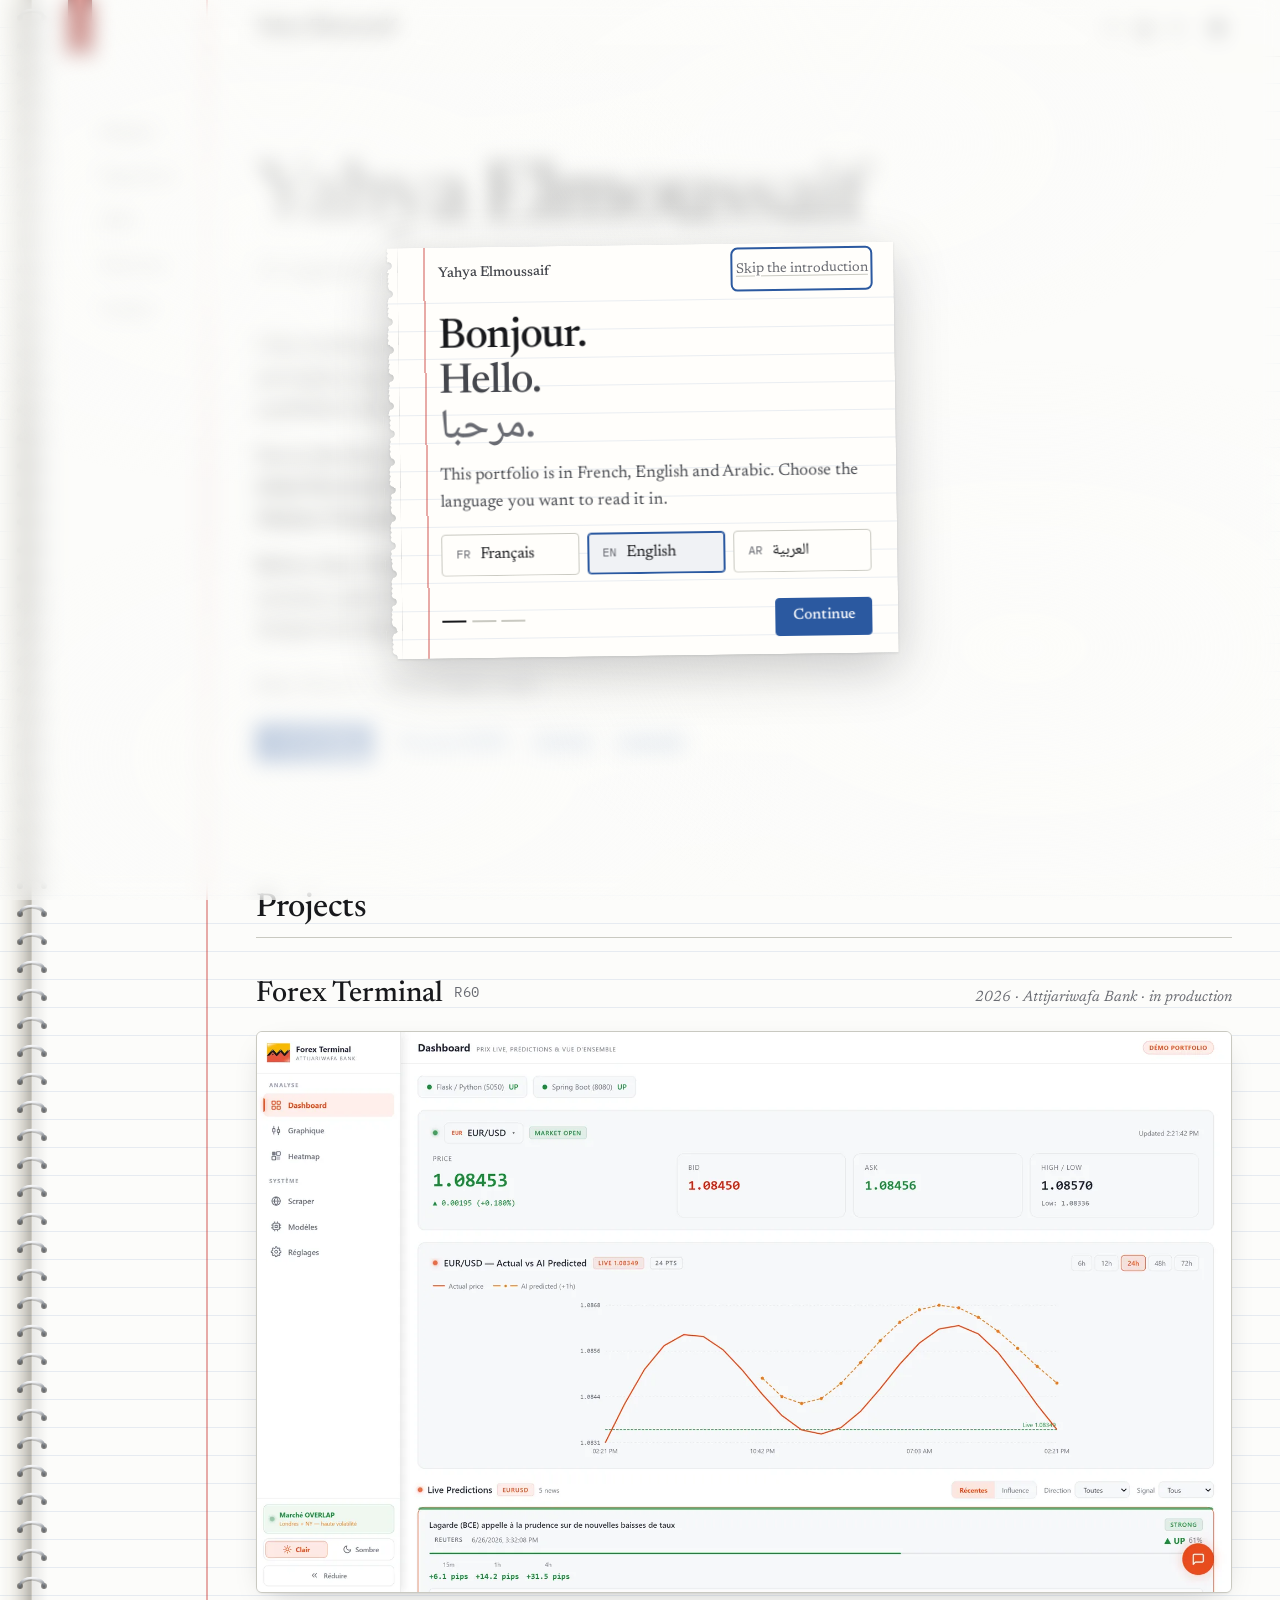
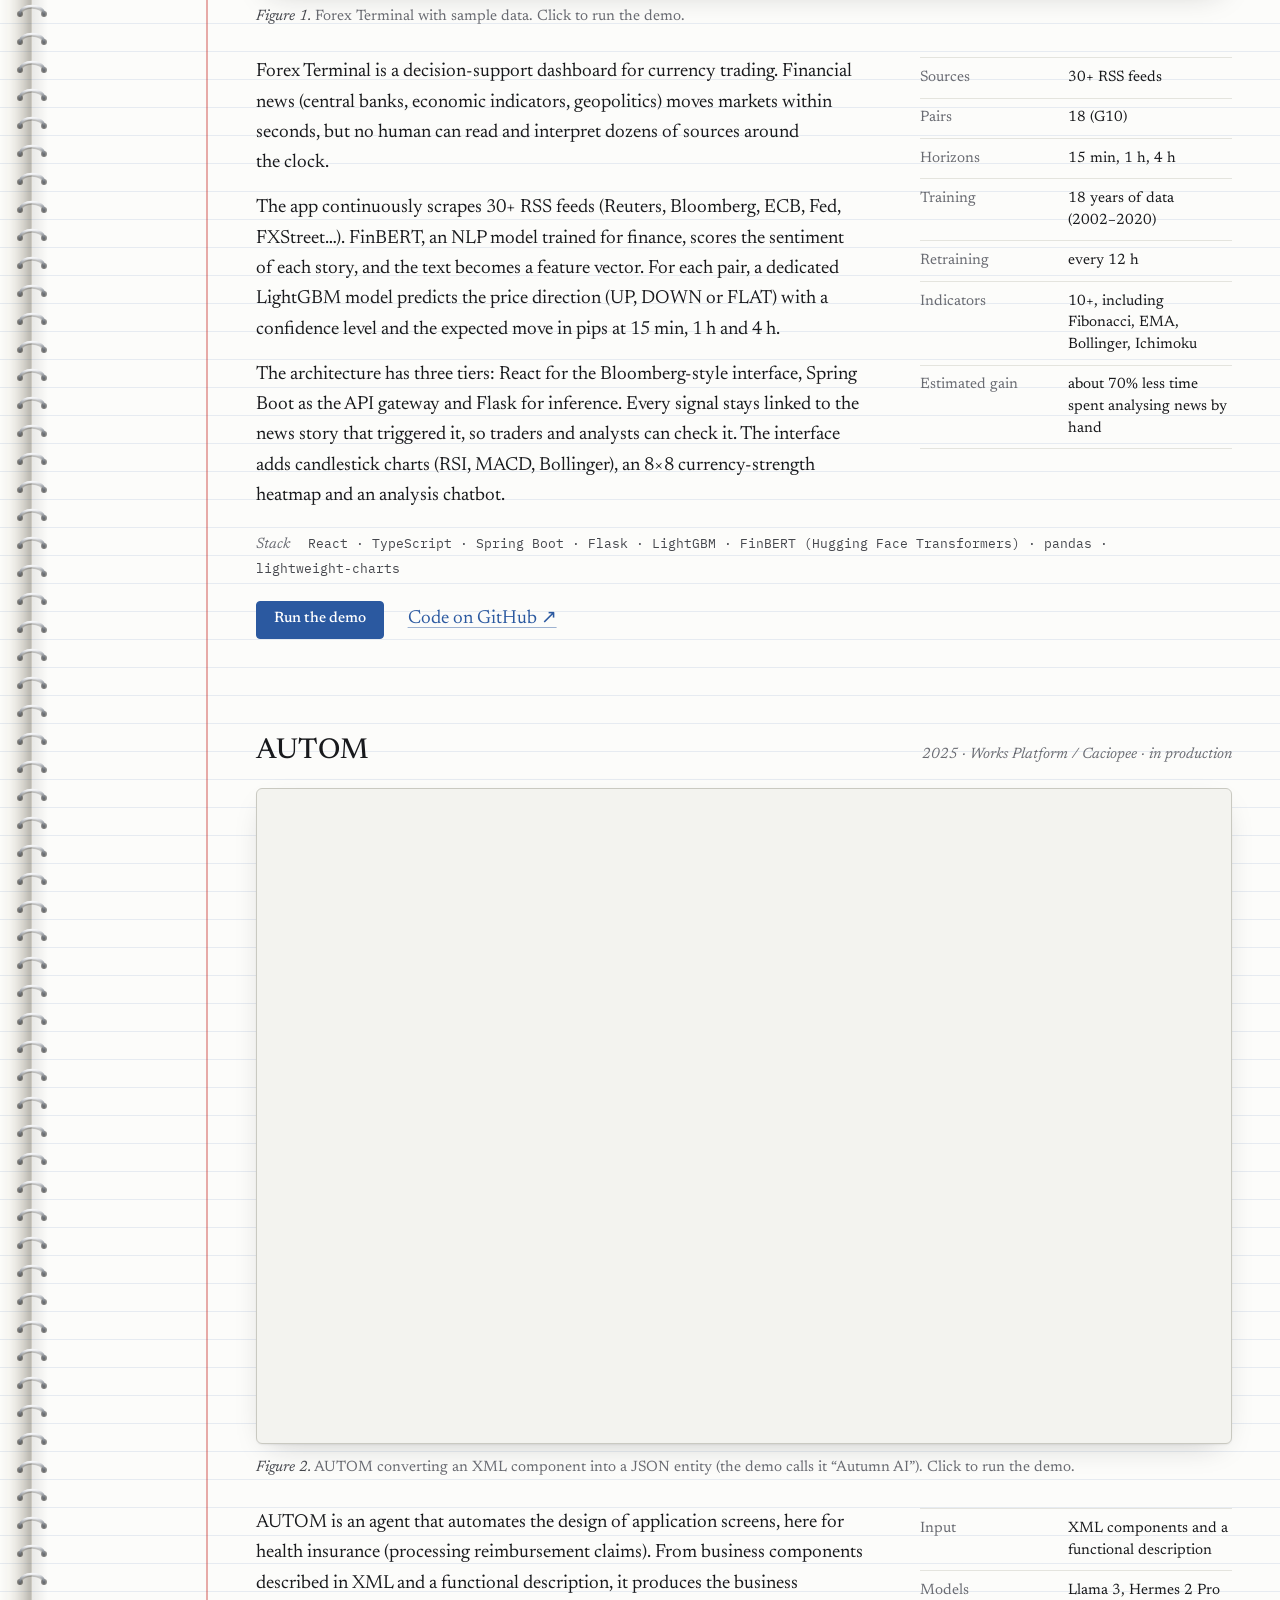
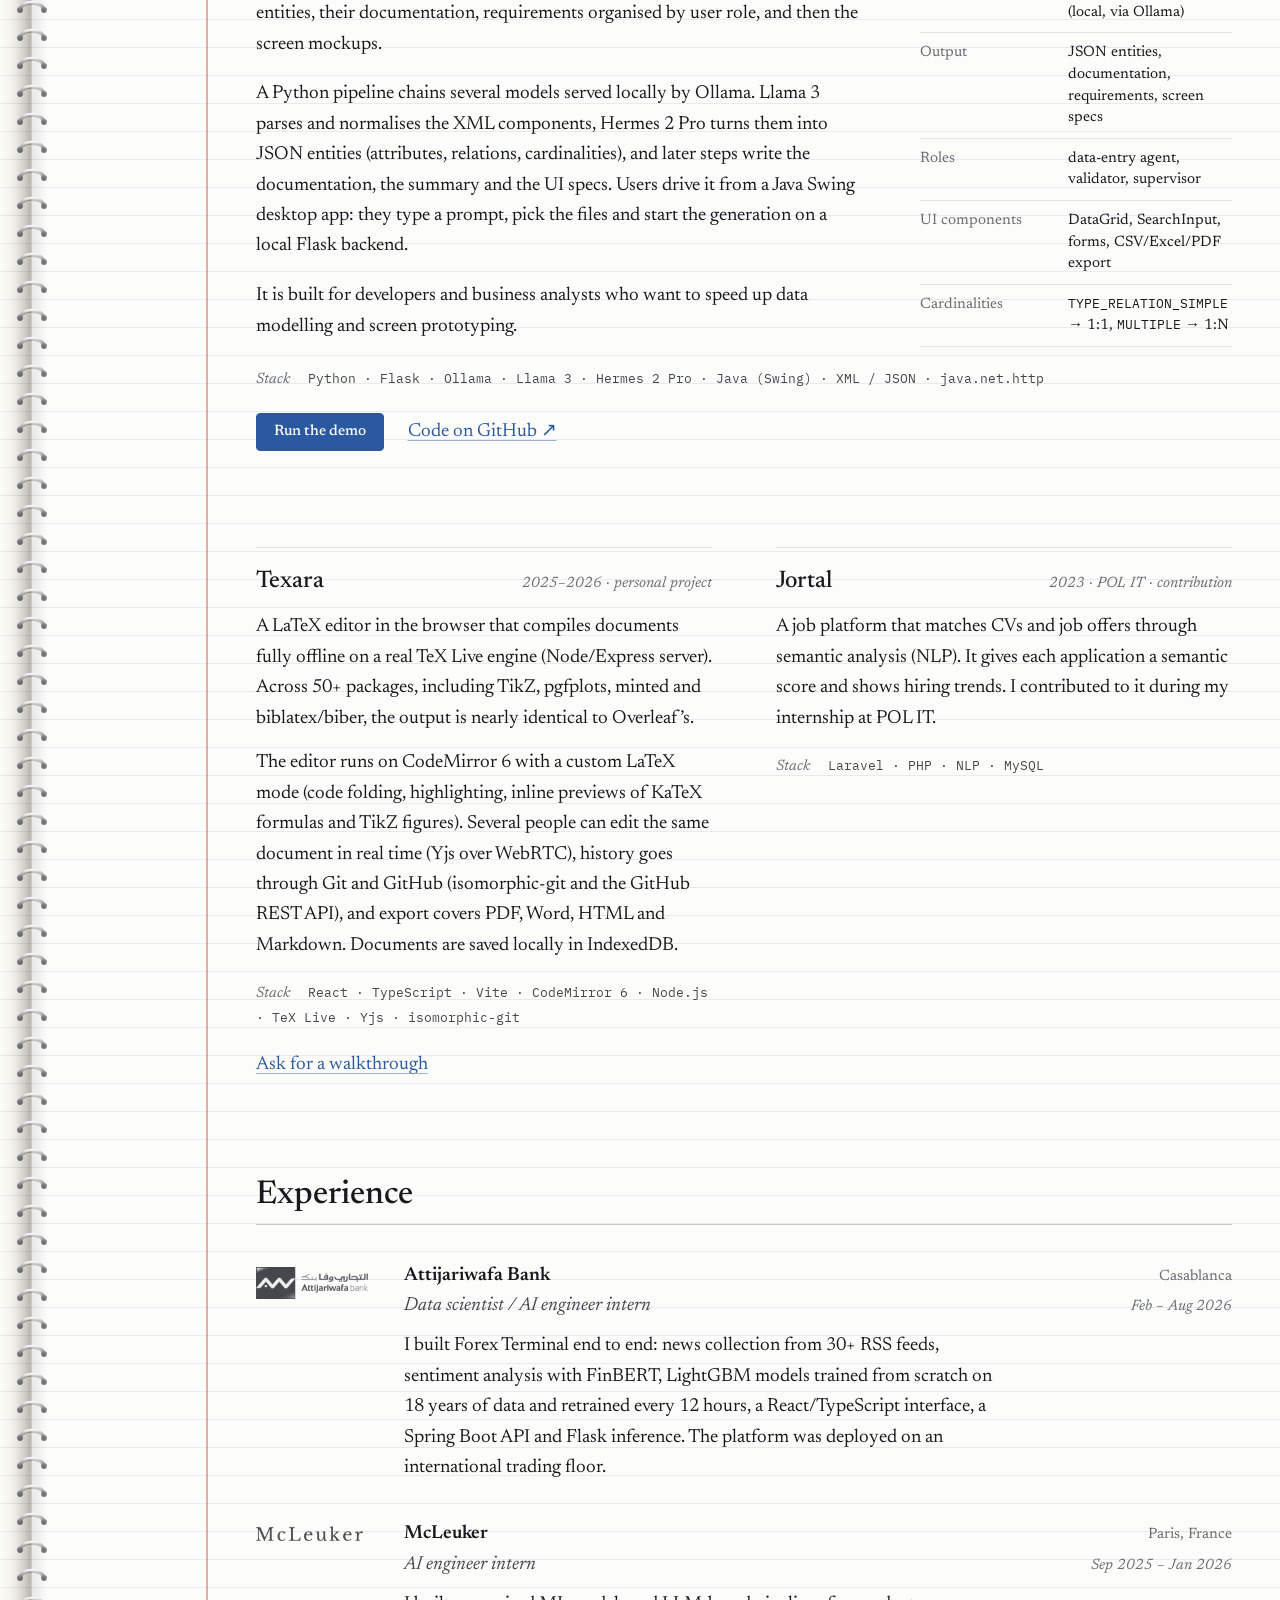
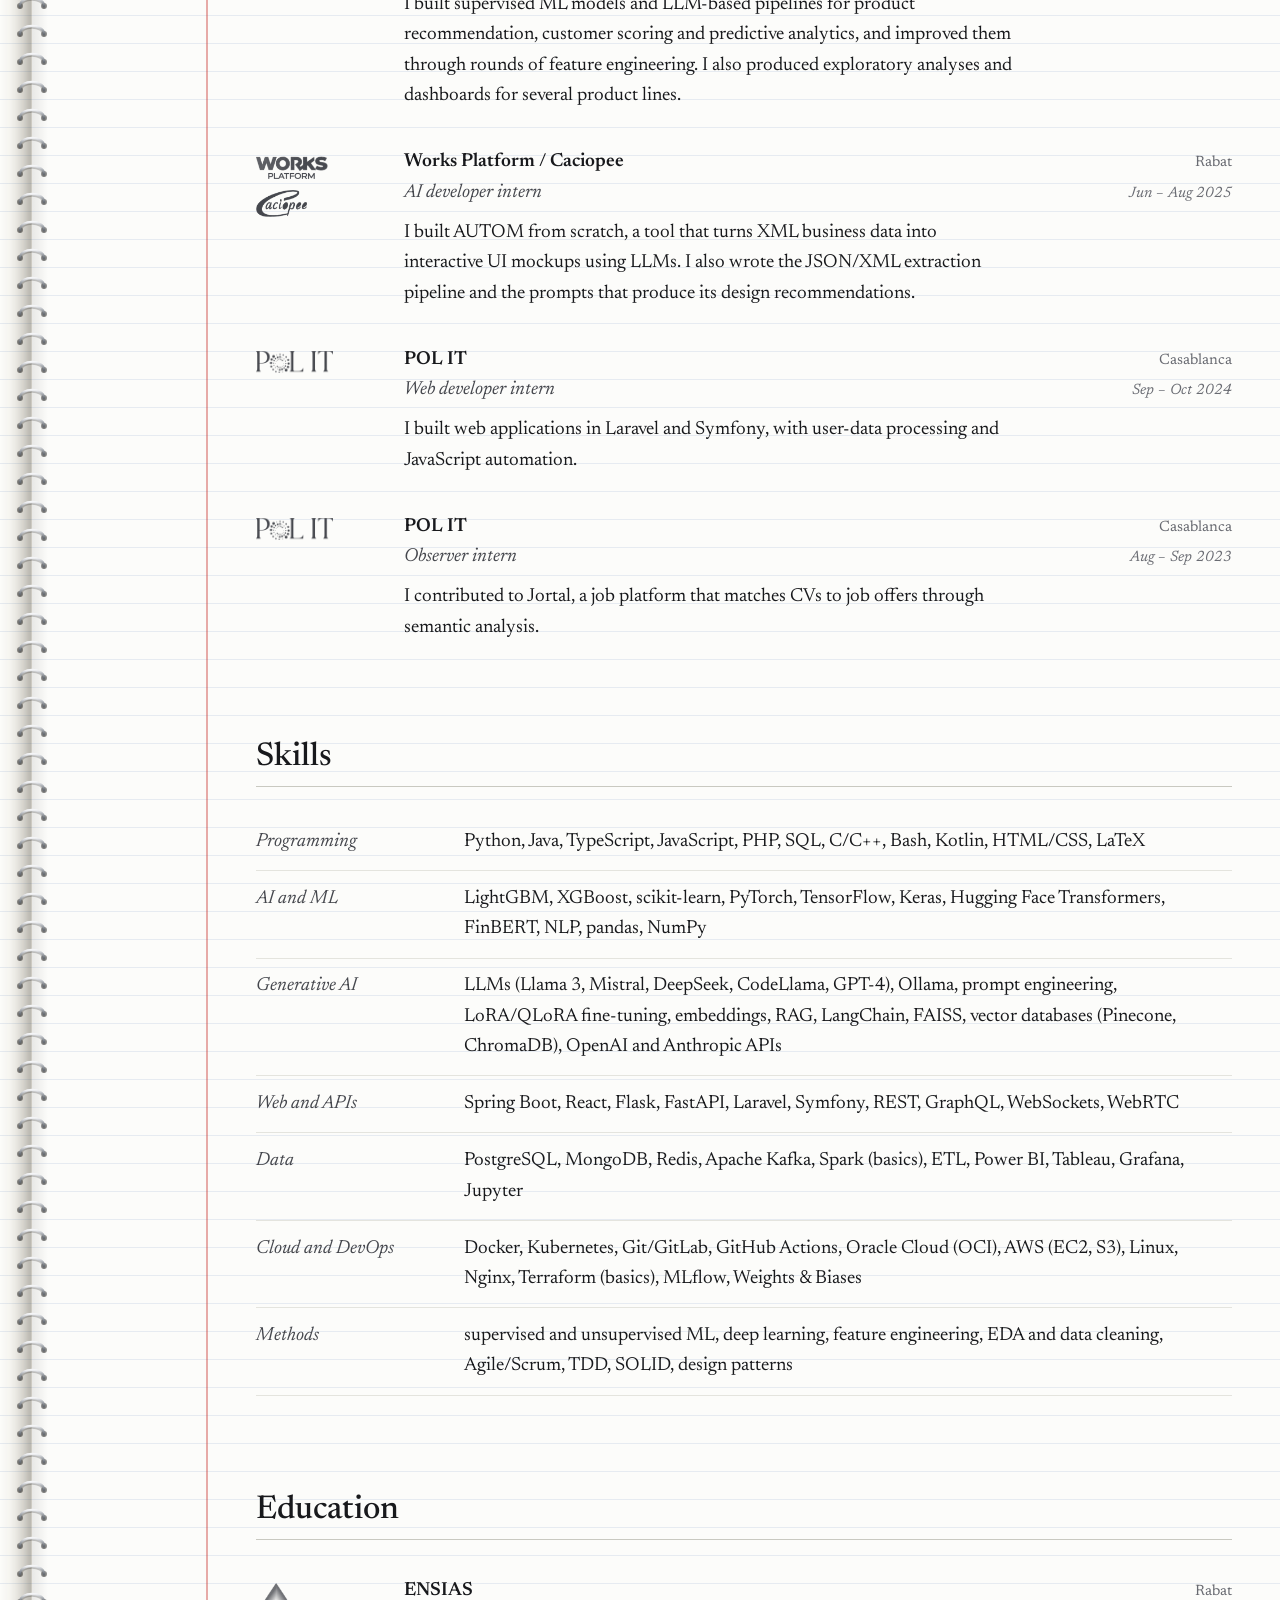
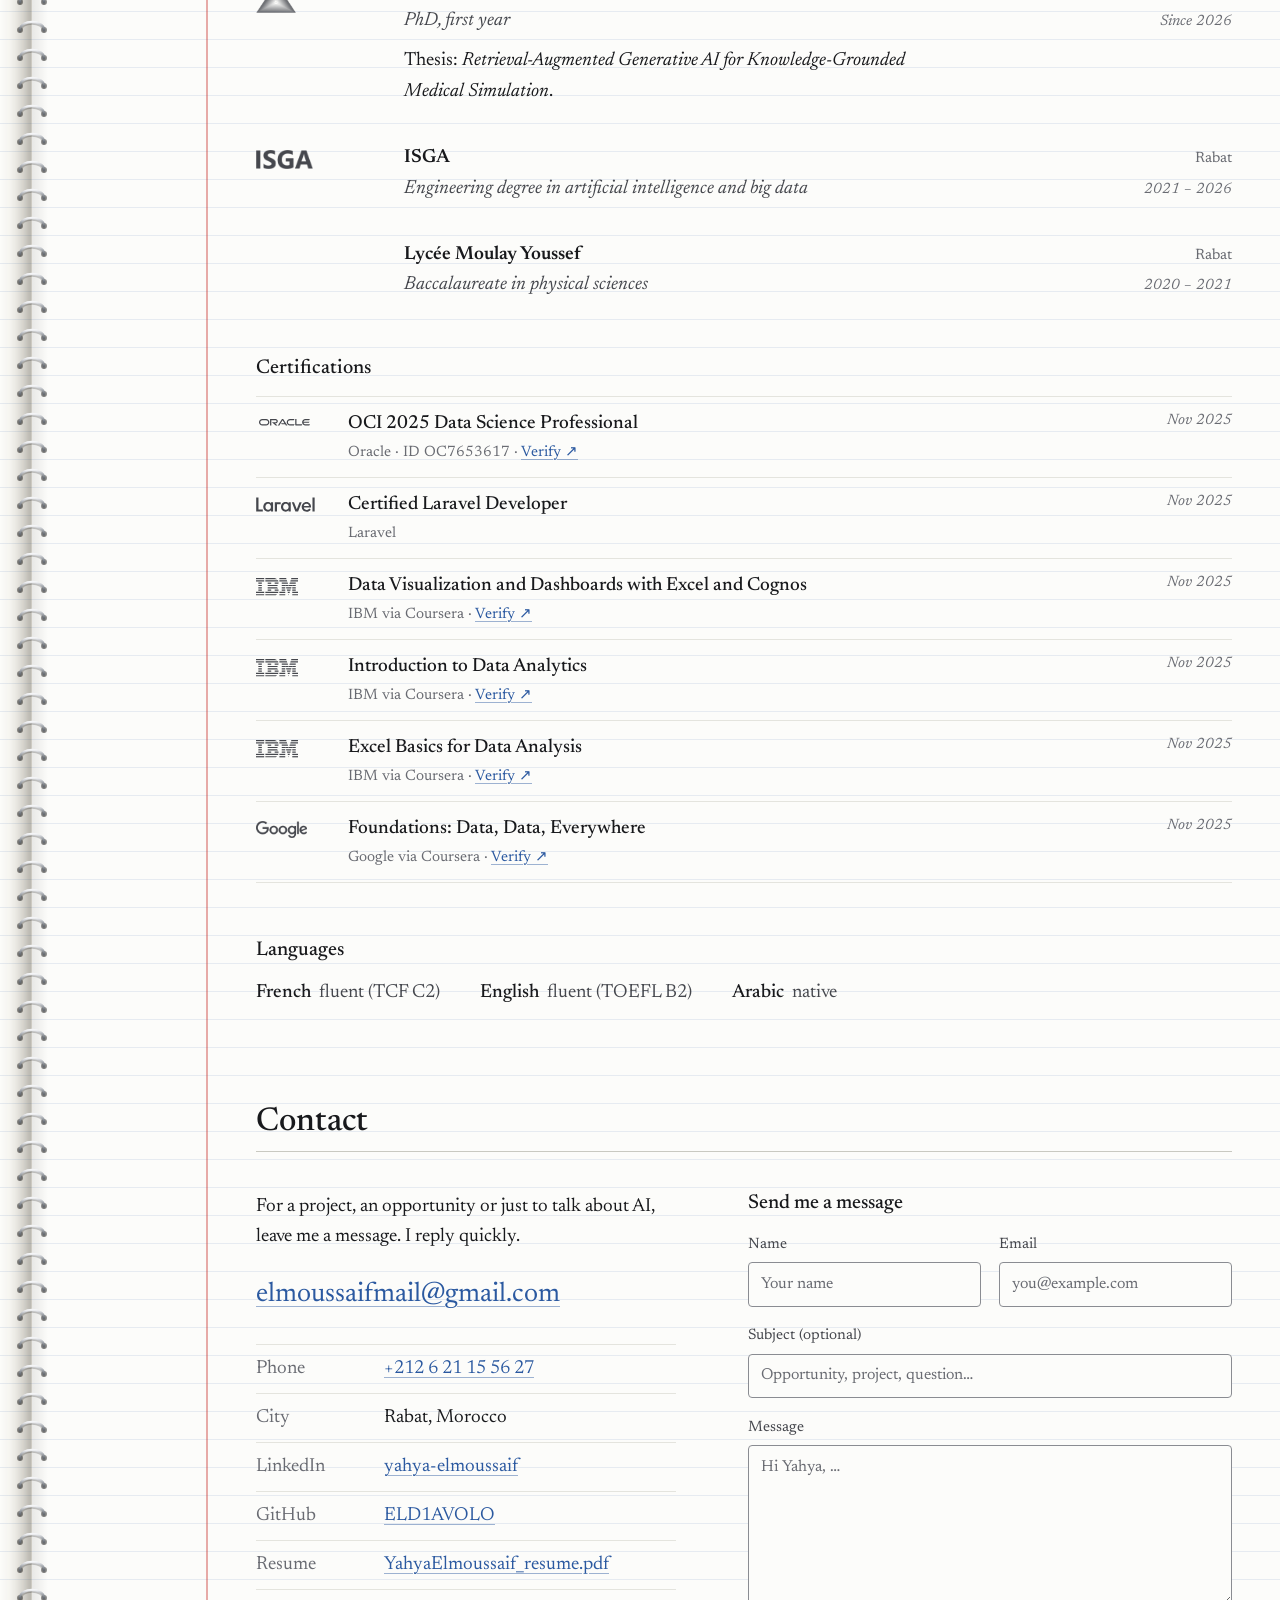
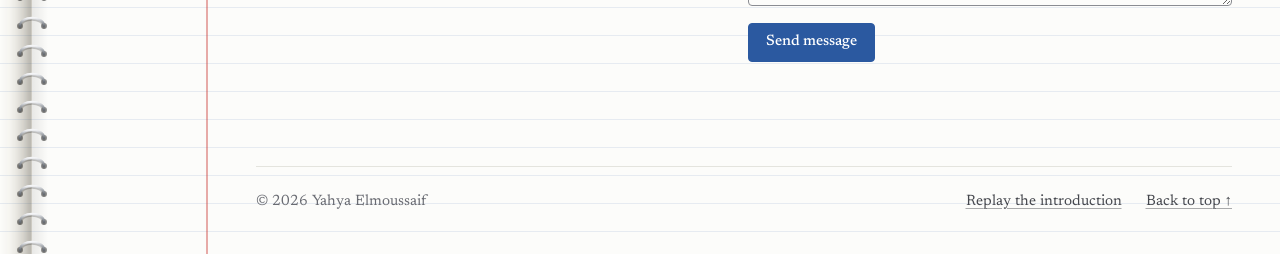
<file: index.html>
<!DOCTYPE html>
<html lang="fr" dir="ltr">
<head>
  <meta charset="utf-8" />
  <meta name="viewport" content="width=device-width, initial-scale=1" />
  <title data-i18n="meta.title">Yahya Elmoussaif · Ingénieur IA, doctorant à l’ENSIAS</title>
  <meta name="description" content="Ingénieur IA et doctorant en première année à l’ENSIAS, à Rabat. Thèse sur le RAG pour la simulation médicale ; plateforme Forex déployée chez Attijariwafa Bank." data-i18n-attr="content:meta.description" />
  <link rel="canonical" href="https://portfolio-ogqx.vercel.app/" />
  <meta name="theme-color" content="#fcfcfa" media="(prefers-color-scheme: light)" />
  <meta name="theme-color" content="#121315" media="(prefers-color-scheme: dark)" />

  <meta property="og:type" content="profile" />
  <meta property="og:url" content="https://portfolio-ogqx.vercel.app/" />
  <meta property="og:title" content="Yahya Elmoussaif · Ingénieur IA, doctorant à l’ENSIAS" />
  <meta property="og:description" content="Doctorant en première année à l’ENSIAS. Thèse : Retrieval-Augmented Generative AI for Knowledge-Grounded Medical Simulation." />
  <meta property="og:image" content="https://portfolio-ogqx.vercel.app/assets/og.png" />
  <meta property="og:image:width" content="1200" />
  <meta property="og:image:height" content="630" />
  <meta property="og:locale" content="fr_FR" />
  <meta property="og:locale:alternate" content="en_US" />
  <meta property="og:locale:alternate" content="ar_MA" />
  <meta name="twitter:card" content="summary_large_image" />

  <link rel="icon" href="assets/favicon.svg" type="image/svg+xml" />
  <link rel="apple-touch-icon" href="assets/apple-touch-icon.png" />

  <link rel="preconnect" href="https://fonts.googleapis.com" />
  <link rel="preconnect" href="https://fonts.gstatic.com" crossorigin />
  <link rel="stylesheet" href="https://fonts.googleapis.com/css2?family=IBM+Plex+Mono:wght@400;500&family=Newsreader:ital,opsz,wght@0,6..72,400..600;1,6..72,400..500&family=Noto+Naskh+Arabic:wght@400..600&display=swap" />

  <!-- Thème et langue appliqués avant l'affichage (évite un flash) -->
  <script>
    (() => {
      const root = document.documentElement;
      root.classList.add("js");
      const langs = ["fr", "en", "ar"];
      let lang = new URLSearchParams(location.search).get("lang");
      try {
        const theme = localStorage.getItem("site-theme");
        if (theme === "light" || theme === "dark") root.dataset.theme = theme;
        if (!langs.includes(lang)) lang = localStorage.getItem("lang");
      } catch (_) {}
      if (!langs.includes(lang)) lang = (navigator.language || "fr").slice(0, 2).toLowerCase();
      if (!langs.includes(lang)) lang = "fr";
      root.lang = lang;
      root.dir = lang === "ar" ? "rtl" : "ltr";
    })();
  </script>
  <link rel="stylesheet" href="css/style.css?v=35" />

  <script type="application/ld+json">
  {
    "@context": "https://schema.org",
    "@type": "Person",
    "name": "Yahya Elmoussaif",
    "jobTitle": "AI Engineer, PhD student",
    "url": "https://portfolio-ogqx.vercel.app/",
    "email": "mailto:elmoussaifmail@gmail.com",
    "address": { "@type": "PostalAddress", "addressLocality": "Rabat", "addressCountry": "MA" },
    "affiliation": { "@type": "CollegeOrUniversity", "name": "ENSIAS", "url": "https://ensias.um5.ac.ma/" },
    "alumniOf": { "@type": "CollegeOrUniversity", "name": "ISGA", "url": "https://isga.ma/" },
    "knowsLanguage": ["fr", "en", "ar"],
    "sameAs": ["https://github.com/ELD1AVOLO", "https://www.linkedin.com/in/yahya-elmoussaif-aa6b65298"]
  }
  </script>
</head>
<body>
  <a class="skip" href="#main" data-i18n="skip">Aller au contenu</a>

  <!-- Décor du cahier : bord de la page d'en face, spirale, marge rouge -->
  <div class="notebook" aria-hidden="true">
    <div class="notebook__facing"></div>
    <div class="notebook__coil"></div>
    <div class="notebook__margin"></div>
  </div>

  <!-- Marque-page : le ruban descend et remonte avec la lecture (js/main.js) -->
  <span class="ribbon" aria-hidden="true"><span class="ribbon__band"></span></span>
  <nav class="margin-nav" aria-label="Sections" data-i18n-attr="aria-label:nav.label">
    <ol>
      <li><a href="#projects" data-i18n="nav.projects">Projets</a></li>
      <li><a href="#experience" data-i18n="nav.experience">Expérience</a></li>
      <li><a href="#skills" data-i18n="nav.skills">Compétences</a></li>
      <li><a href="#education" data-i18n="nav.education">Formation</a></li>
      <li><a href="#contact" data-i18n="nav.contact">Contact</a></li>
    </ol>
  </nav>

  <header class="top">
    <div class="top__in wrap">
      <a class="top__name" href="#top">Yahya Elmoussaif</a>
      <nav class="top__nav" aria-label="Sections" data-i18n-attr="aria-label:nav.label">
        <a href="#projects" data-i18n="nav.projects">Projets</a>
        <a href="#experience" data-i18n="nav.experience">Expérience</a>
        <a href="#skills" data-i18n="nav.skills">Compétences</a>
        <a href="#education" data-i18n="nav.education">Formation</a>
        <a href="#contact" data-i18n="nav.contact">Contact</a>
      </nav>
      <div class="top__tools">
        <div class="langs" role="group" aria-label="Langue" data-i18n-attr="aria-label:lang.label">
          <button type="button" data-lang="fr" lang="fr" title="Français" aria-pressed="true">FR</button>
          <button type="button" data-lang="en" lang="en" title="English" aria-pressed="false">EN</button>
          <button type="button" data-lang="ar" lang="ar" title="العربية" aria-pressed="false">AR</button>
        </div>
        <button class="theme" id="theme" type="button" aria-pressed="false" aria-label="Thème sombre" title="Thème sombre" data-i18n-attr="aria-label:theme.label;title:theme.label">
          <svg viewBox="0 0 24 24" width="18" height="18" aria-hidden="true"><circle cx="12" cy="12" r="8.25" fill="none" stroke="currentColor" stroke-width="1.6" /><path d="M12 3.75a8.25 8.25 0 0 1 0 16.5Z" fill="currentColor" /></svg>
        </button>
      </div>
    </div>
  </header>

  <main id="main">
    <!-- ======================= INTRO ======================= -->
    <section class="intro wrap" aria-labelledby="name">
      <p class="greeting" id="greeting" hidden></p>
      <h1 class="intro__name" id="name">Yahya Elmoussaif</h1>
      <!-- Statut qui change toutes les 7 secondes (js/main.js) ; la liste complète reste lisible par les lecteurs d'écran -->
      <p class="intro__role">
        <span class="sr" data-i18n="hero.rolesAll">Ingénieur IA et data scientist, doctorant en IA à l’ENSIAS, développeur full-stack</span>
        <span class="roles" aria-hidden="true">
          <span class="roles__item is-current" data-i18n="hero.role1">Ingénieur IA et data scientist</span>
          <span class="roles__item" data-i18n="hero.role2">Doctorant en IA à l’ENSIAS</span>
          <span class="roles__item" data-i18n="hero.role3">Développeur full-stack</span>
        </span>
      </p>
      <div class="intro__text">
        <p data-i18n="hero.p1">J’aime construire de bout en bout&nbsp;: collecter et nettoyer la donnée, entraîner et déployer des modèles (ML classique, NLP, LLM), puis livrer une interface web soignée par-dessus.</p>
        <p data-i18n="hero.p2">Je suis en première année de doctorat à l’ENSIAS, à Rabat. Ma thèse s’intitule <cite lang="en">Retrieval-Augmented Generative AI for Knowledge-Grounded Medical Simulation</cite>.</p>
        <p data-i18n="hero.p3">Avant cela, j’ai construit une plateforme qui prédit la direction de 18 paires de devises à partir des news financières. Elle a été déployée en salle des marchés chez Attijariwafa Bank.</p>
      </div>
      <ul class="intro__facts">
        <li data-i18n="hero.city">Rabat, Maroc</li>
        <li data-i18n="hero.langs">Français, anglais, arabe</li>
      </ul>
      <p class="intro__links">
        <a class="btn" href="#contact" data-i18n="hero.contact">Me contacter</a>
        <a href="assets/YahyaElmoussaif_resume.pdf" download="YahyaElmoussaif_resume.pdf" data-i18n="hero.cv">CV (PDF)</a>
        <a href="https://github.com/ELD1AVOLO" target="_blank" rel="me noopener">GitHub</a>
        <a href="https://www.linkedin.com/in/yahya-elmoussaif-aa6b65298" target="_blank" rel="me noopener">LinkedIn</a>
      </p>
      <!-- Grand écran : quelqu'un écrit, dessine, se trompe et efface dans l'espace libre (js/inkpad.js) -->
      <div class="inkpad">
        <canvas aria-hidden="true"></canvas>
      </div>
    </section>

    <!-- ======================= PROJETS ======================= -->
    <section class="section wrap" id="projects" aria-labelledby="projects-h">
      <h2 class="section__title" id="projects-h" data-i18n="projects.title">Projets</h2>

      <!-- Pour une démo : data-demo = fichier dans demos/, data-demo-size = taille de l'écran virtuel -->
      <article class="project" id="forex-terminal" data-demo="demos/demo.html" data-demo-size="1600x920" data-demo-title="Forex Terminal">
        <header class="line">
          <h3 class="project__title">Forex Terminal <span class="project__code">R60</span></h3>
          <p class="line__meta">2026 · Attijariwafa Bank · <span data-i18n="status.prod">en production</span></p>
        </header>
        <figure class="shot">
          <a class="shot__link" href="demos/demo.html" target="_blank" rel="noopener" data-demo-open>
            <span class="sr" data-i18n="demo.run">Lancer la démo</span>
            <img src="assets/shots/forex-terminal-1760.webp" srcset="assets/shots/forex-terminal-960.webp 960w, assets/shots/forex-terminal-1760.webp 1760w" sizes="(min-width: 68rem) 62rem, 100vw" width="1760" height="1012" fetchpriority="high" alt="Capture de Forex Terminal : cours EUR/USD, prix réel et prix prédit sur 24 h, et une prédiction tirée d’une news Reuters." data-i18n-attr="alt:forex.alt" />
            <span class="shot__hint" aria-hidden="true" data-i18n="demo.run">Lancer la démo</span>
          </a>
          <figcaption data-i18n="forex.caption"><span class="fig">Figure 1.</span> Forex Terminal avec des données d’exemple. Cliquez pour lancer la démo.</figcaption>
        </figure>
        <div class="project__body">
          <div class="prose">
            <p data-i18n="forex.p1">Forex Terminal est un tableau de bord d’aide à la décision pour le trading de devises. Les news financières (banques centrales, indicateurs économiques, géopolitique) font bouger les marchés en quelques secondes, mais un humain ne peut pas lire et interpréter des dizaines de sources en continu.</p>
            <p data-i18n="forex.p2">L’application scrape en continu plus de 30 flux RSS (Reuters, Bloomberg, BCE, Fed, FXStreet…). FinBERT, un modèle NLP spécialisé en finance, analyse le sentiment de chaque news, puis le texte devient un vecteur de caractéristiques. Pour chaque paire, un modèle LightGBM dédié prédit la direction du prix (UP, DOWN ou FLAT) avec un niveau de confiance et le mouvement attendu en pips à 15&nbsp;min, 1&nbsp;h et 4&nbsp;h.</p>
            <p data-i18n="forex.p3">L’architecture compte trois tiers&nbsp;: React pour l’interface façon Bloomberg, Spring Boot comme passerelle API et Flask pour l’inférence. Chaque signal reste relié à la news qui l’a déclenché, pour que les traders et les analystes puissent le vérifier. L’interface ajoute des graphiques en chandeliers (RSI, MACD, Bollinger), une heatmap 8×8 de la force des devises et un chatbot d’analyse.</p>
          </div>
          <dl class="facts">
            <div><dt data-i18n="forex.k1">Sources</dt><dd data-i18n="forex.v1">30+ flux RSS</dd></div>
            <div><dt data-i18n="forex.k2">Paires</dt><dd>18 (G10)</dd></div>
            <div><dt data-i18n="forex.k3">Horizons</dt><dd data-i18n="forex.v3">15&nbsp;min, 1&nbsp;h, 4&nbsp;h</dd></div>
            <div><dt data-i18n="forex.k4">Entraînement</dt><dd data-i18n="forex.v4">18 ans de données (<span class="nw">2002–2020</span>)</dd></div>
            <div><dt data-i18n="forex.k5">Réentraînement</dt><dd data-i18n="forex.v5">toutes les 12&nbsp;h</dd></div>
            <div><dt data-i18n="forex.k6">Indicateurs</dt><dd data-i18n="forex.v6">10+, dont Fibonacci, EMA, Bollinger, Ichimoku</dd></div>
            <div><dt data-i18n="forex.k7">Gain estimé</dt><dd data-i18n="forex.v7">environ 70&nbsp;% de temps en moins sur l’analyse manuelle des news</dd></div>
          </dl>
        </div>
        <p class="stack"><span class="stack__label" data-i18n="label.stack">Stack</span> React · TypeScript · Spring Boot · Flask · LightGBM · FinBERT (Hugging Face Transformers) · pandas · lightweight-charts</p>
        <p class="project__links">
          <a class="btn" href="demos/demo.html" target="_blank" rel="noopener" data-demo-open data-i18n="demo.run">Lancer la démo</a>
          <a href="https://github.com/ELD1AVOLO/EUR-USD-Intelligence-Dashboard" target="_blank" rel="noopener" data-i18n="link.code">Code sur GitHub ↗</a>
        </p>
      </article>

      <article class="project" id="autom" data-demo="demos/demo_automn.html" data-demo-size="1280x860" data-demo-title="AUTOM">
        <header class="line">
          <h3 class="project__title">AUTOM</h3>
          <p class="line__meta">2025 · Works Platform / Caciopee · <span data-i18n="status.prod">en production</span></p>
        </header>
        <figure class="shot">
          <a class="shot__link" href="demos/demo_automn.html" target="_blank" rel="noopener" data-demo-open>
            <span class="sr" data-i18n="demo.run">Lancer la démo</span>
            <img src="assets/shots/autom-1760.webp" srcset="assets/shots/autom-960.webp 960w, assets/shots/autom-1760.webp 1760w" sizes="(min-width: 68rem) 62rem, 100vw" width="1760" height="1182" loading="lazy" decoding="async" alt="Capture d’AUTOM : le composant XML OrdonnanceCp converti en entité JSON, avec ses attributs, ses relations et leurs cardinalités." data-i18n-attr="alt:autom.alt" />
            <span class="shot__hint" aria-hidden="true" data-i18n="demo.run">Lancer la démo</span>
          </a>
          <figcaption data-i18n="autom.caption"><span class="fig">Figure 2.</span> AUTOM convertit un composant XML en entité JSON (la démo l’appelle «&nbsp;Autumn AI&nbsp;»). Cliquez pour lancer la démo.</figcaption>
        </figure>
        <div class="project__body">
          <div class="prose">
            <p data-i18n="autom.p1">AUTOM est un agent qui automatise la conception d’interfaces applicatives, ici pour l’assurance santé (gestion des demandes de remboursement). À partir de composants métier décrits en XML et d’une description fonctionnelle, il produit les entités métier, leur documentation, un cahier des charges par rôle utilisateur, puis la maquette des écrans.</p>
            <p data-i18n="autom.p2">Un pipeline Python enchaîne plusieurs modèles servis en local par Ollama. Llama&nbsp;3 parse et normalise les composants XML, Hermes&nbsp;2&nbsp;Pro les transforme en entités JSON (attributs, relations, cardinalités), et les étapes suivantes génèrent la documentation, la synthèse et les spécifications d’UI. L’utilisateur pilote le tout depuis une application de bureau Java Swing&nbsp;: il saisit son prompt, choisit les fichiers et lance la génération sur un backend Flask local.</p>
            <p data-i18n="autom.p3">L’outil s’adresse aux développeurs et aux analystes métier qui veulent accélérer la modélisation et le prototypage d’écrans.</p>
          </div>
          <dl class="facts">
            <div><dt data-i18n="autom.k1">Entrée</dt><dd data-i18n="autom.v1">composants XML et description fonctionnelle</dd></div>
            <div><dt data-i18n="autom.k2">Modèles</dt><dd data-i18n="autom.v2">Llama&nbsp;3, Hermes&nbsp;2&nbsp;Pro (en local, via Ollama)</dd></div>
            <div><dt data-i18n="autom.k3">Sorties</dt><dd data-i18n="autom.v3">entités JSON, documentation, cahier des charges, spécification des écrans</dd></div>
            <div><dt data-i18n="autom.k4">Rôles</dt><dd data-i18n="autom.v4">agent de saisie, valideur, superviseur</dd></div>
            <div><dt data-i18n="autom.k5">Composants d’UI</dt><dd data-i18n="autom.v5">DataGrid, SearchInput, formulaires, export CSV/Excel/PDF</dd></div>
            <div><dt data-i18n="autom.k6">Cardinalités</dt><dd><code>TYPE_RELATION_SIMPLE</code> → 1:1, <code>MULTIPLE</code> → 1:N</dd></div>
          </dl>
        </div>
        <p class="stack"><span class="stack__label" data-i18n="label.stack">Stack</span> Python · Flask · Ollama · Llama 3 · Hermes 2 Pro · Java (Swing) · XML / JSON · java.net.http</p>
        <p class="project__links">
          <a class="btn" href="demos/demo_automn.html" target="_blank" rel="noopener" data-demo-open data-i18n="demo.run">Lancer la démo</a>
          <a href="https://github.com/ELD1AVOLO/AUTOMN_AI_AGENT" target="_blank" rel="noopener" data-i18n="link.code">Code sur GitHub ↗</a>
        </p>
      </article>

      <div class="minor">
        <article class="project project--minor" id="texara">
          <header class="line">
            <h3 class="project__title">Texara</h3>
            <p class="line__meta">2025–2026 · <span data-i18n="status.personal">projet personnel</span></p>
          </header>
          <div class="prose">
            <p data-i18n="texara.p1">Un éditeur LaTeX dans le navigateur qui compile les documents entièrement hors ligne sur un vrai moteur TeX Live (serveur Node/Express). Sur plus de 50 packages, dont TikZ, pgfplots, minted et biblatex/biber, la sortie est quasi identique à celle d’Overleaf.</p>
            <p data-i18n="texara.p2">L’éditeur repose sur CodeMirror&nbsp;6 avec un mode LaTeX sur mesure (repli de code, coloration, aperçu en ligne des formules KaTeX et des figures TikZ). Plusieurs personnes peuvent éditer le même document en temps réel (Yjs sur WebRTC), l’historique passe par Git et GitHub (isomorphic-git et l’API REST de GitHub), et l’export couvre PDF, Word, HTML et Markdown. Les documents sont enregistrés en local dans IndexedDB.</p>
          </div>
          <p class="stack"><span class="stack__label" data-i18n="label.stack">Stack</span> React · TypeScript · Vite · CodeMirror 6 · Node.js · TeX Live · Yjs · isomorphic-git</p>
          <p class="project__links">
            <a href="#contact" data-subject="Démonstration de Texara" data-i18n-attr="data-subject:texara.subject" data-i18n="link.walkthrough">Demander une démonstration</a>
          </p>
        </article>

        <article class="project project--minor" id="jortal">
          <header class="line">
            <h3 class="project__title">Jortal</h3>
            <p class="line__meta">2023 · POL IT · <span data-i18n="status.contribution">contribution</span></p>
          </header>
          <div class="prose">
            <p data-i18n="jortal.p1">Une plateforme d’emploi qui rapproche CV et offres par analyse sémantique (NLP). Elle attribue un score sémantique à chaque candidature et affiche les tendances du recrutement. J’y ai contribué pendant mon stage chez POL IT.</p>
          </div>
          <p class="stack"><span class="stack__label" data-i18n="label.stack">Stack</span> Laravel · PHP · NLP · MySQL</p>
        </article>
      </div>
    </section>

    <!-- ======================= EXPÉRIENCE ======================= -->
    <section class="section wrap" id="experience" aria-labelledby="experience-h">
      <h2 class="section__title" id="experience-h" data-i18n="experience.title">Expérience</h2>
      <ol class="entries">
        <li class="entry">
          <span class="entry__logo" aria-hidden="true"><span class="logo logo--attijariwafa"></span></span>
          <div class="entry__head">
            <h3 class="entry__org"><a href="https://www.attijariwafabank.com/" target="_blank" rel="noopener">Attijariwafa Bank</a></h3>
            <p class="entry__place" data-i18n="city.casablanca">Casablanca</p>
            <p class="entry__role" data-i18n="exp1.role">Stagiaire data scientist / ingénieur IA</p>
            <p class="entry__date" data-i18n="exp1.date">Févr. – août 2026</p>
          </div>
          <p class="entry__text" data-i18n="exp1.text">J’ai construit Forex Terminal de bout en bout&nbsp;: collecte des news sur plus de 30 flux RSS, analyse de sentiment avec FinBERT, modèles LightGBM entraînés de zéro sur 18 ans de données et réentraînés toutes les 12&nbsp;h, interface React/TypeScript, API Spring Boot et inférence Flask. La plateforme a été déployée en salle des marchés internationale.</p>
        </li>
        <li class="entry">
          <span class="entry__logo" aria-hidden="true"><span class="logo logo--mcleuker"></span></span>
          <div class="entry__head">
            <h3 class="entry__org"><a href="https://www.mcleuker.com/" target="_blank" rel="noopener">McLeuker</a></h3>
            <p class="entry__place" data-i18n="city.paris">Paris, France</p>
            <p class="entry__role" data-i18n="exp2.role">Stagiaire ingénieur IA</p>
            <p class="entry__date" data-i18n="exp2.date">Sept. 2025 – janv. 2026</p>
          </div>
          <p class="entry__text" data-i18n="exp2.text">J’ai développé des modèles de ML supervisé et des pipelines à base de LLM pour la recommandation produit, le scoring client et l’analyse prédictive, et je les ai améliorés par itérations de feature engineering. J’ai aussi produit des analyses exploratoires et des tableaux de bord pour plusieurs gammes de produits.</p>
        </li>
        <li class="entry">
          <span class="entry__logo" aria-hidden="true"><span class="logo logo--works-platform"></span><span class="logo logo--caciopee"></span></span>
          <div class="entry__head">
            <h3 class="entry__org"><a href="https://worksplatform.com/works/" target="_blank" rel="noopener">Works Platform</a> / <a href="https://www.caciopee.com/" target="_blank" rel="noopener">Caciopee</a></h3>
            <p class="entry__place" data-i18n="city.rabat">Rabat</p>
            <p class="entry__role" data-i18n="exp3.role">Stagiaire développeur IA</p>
            <p class="entry__date" data-i18n="exp3.date">Juin – août 2025</p>
          </div>
          <p class="entry__text" data-i18n="exp3.text">J’ai construit AUTOM de zéro, un outil qui transforme des données métier XML en maquettes d’interface interactives à l’aide de LLM. J’ai aussi écrit le pipeline d’extraction et de structuration JSON/XML, et les prompts qui produisent les recommandations de design.</p>
        </li>
        <li class="entry">
          <span class="entry__logo" aria-hidden="true"><span class="logo logo--pol-it"></span></span>
          <div class="entry__head">
            <h3 class="entry__org"><a href="https://pol-it.ma/" target="_blank" rel="noopener">POL IT</a></h3>
            <p class="entry__place" data-i18n="city.casablanca">Casablanca</p>
            <p class="entry__role" data-i18n="exp4.role">Stagiaire développeur web</p>
            <p class="entry__date" data-i18n="exp4.date">Sept. – oct. 2024</p>
          </div>
          <p class="entry__text" data-i18n="exp4.text">J’ai développé des applications web en Laravel et Symfony, avec du traitement de données utilisateurs et de l’automatisation en JavaScript.</p>
        </li>
        <li class="entry">
          <span class="entry__logo" aria-hidden="true"><span class="logo logo--pol-it"></span></span>
          <div class="entry__head">
            <h3 class="entry__org"><a href="https://pol-it.ma/" target="_blank" rel="noopener">POL IT</a></h3>
            <p class="entry__place" data-i18n="city.casablanca">Casablanca</p>
            <p class="entry__role" data-i18n="exp5.role">Stagiaire observateur</p>
            <p class="entry__date" data-i18n="exp5.date">Août – sept. 2023</p>
          </div>
          <p class="entry__text" data-i18n="exp5.text">J’ai contribué à Jortal, une plateforme d’emploi qui rapproche CV et offres par analyse sémantique.</p>
        </li>
      </ol>
    </section>

    <!-- ======================= COMPÉTENCES ======================= -->
    <section class="section wrap" id="skills" aria-labelledby="skills-h">
      <h2 class="section__title" id="skills-h" data-i18n="skills.title">Compétences</h2>
      <dl class="skills">
        <div><dt data-i18n="skills.k1">Langages</dt><dd>Python, Java, TypeScript, JavaScript, PHP, SQL, C/C++, Bash, Kotlin, HTML/CSS, LaTeX</dd></div>
        <div><dt data-i18n="skills.k2">IA et ML</dt><dd>LightGBM, XGBoost, scikit-learn, PyTorch, TensorFlow, Keras, Hugging Face Transformers, FinBERT, NLP, pandas, NumPy</dd></div>
        <div><dt data-i18n="skills.k3">IA générative</dt><dd data-i18n="skills.v3">LLM (Llama&nbsp;3, Mistral, DeepSeek, CodeLlama, GPT-4), Ollama, prompt engineering, fine-tuning LoRA/QLoRA, embeddings, RAG, LangChain, FAISS, bases vectorielles (Pinecone, ChromaDB), API OpenAI et Anthropic</dd></div>
        <div><dt data-i18n="skills.k4">Web et API</dt><dd>Spring Boot, React, Flask, FastAPI, Laravel, Symfony, REST, GraphQL, WebSockets, WebRTC</dd></div>
        <div><dt data-i18n="skills.k5">Données</dt><dd data-i18n="skills.v5">PostgreSQL, MongoDB, Redis, Apache Kafka, Spark (notions), ETL, Power BI, Tableau, Grafana, Jupyter</dd></div>
        <div><dt data-i18n="skills.k6">Cloud et DevOps</dt><dd data-i18n="skills.v6">Docker, Kubernetes, Git/GitLab, GitHub Actions, Oracle Cloud (OCI), AWS (EC2, S3), Linux, Nginx, Terraform (notions), MLflow, Weights &amp; Biases</dd></div>
        <div><dt data-i18n="skills.k7">Méthodes</dt><dd data-i18n="skills.v7">ML supervisé et non supervisé, deep learning, feature engineering, EDA et nettoyage de données, Agile/Scrum, TDD, SOLID, design patterns</dd></div>
      </dl>
    </section>

    <!-- ======================= FORMATION ======================= -->
    <section class="section wrap" id="education" aria-labelledby="education-h">
      <h2 class="section__title" id="education-h" data-i18n="education.title">Formation</h2>
      <ol class="entries">
        <li class="entry">
          <span class="entry__logo" aria-hidden="true"><span class="logo logo--ensias"></span></span>
          <div class="entry__head">
            <h3 class="entry__org"><a href="https://ensias.um5.ac.ma/" target="_blank" rel="noopener">ENSIAS</a></h3>
            <p class="entry__place" data-i18n="city.rabat">Rabat</p>
            <p class="entry__role" data-i18n="edu0.degree">Doctorat, première année</p>
            <p class="entry__date" data-i18n="edu0.date">Depuis 2026</p>
          </div>
          <p class="entry__text" data-i18n="edu0.text">Thèse&nbsp;: <cite lang="en">Retrieval-Augmented Generative AI for Knowledge-Grounded Medical Simulation</cite>.</p>
        </li>
        <li class="entry">
          <span class="entry__logo" aria-hidden="true"><span class="logo logo--isga"></span></span>
          <div class="entry__head">
            <h3 class="entry__org"><a href="https://isga.ma/" target="_blank" rel="noopener">ISGA</a></h3>
            <p class="entry__place" data-i18n="city.rabat">Rabat</p>
            <p class="entry__role" data-i18n="edu1.degree">Diplôme d’ingénieur en intelligence artificielle et big data</p>
            <p class="entry__date">2021 – 2026</p>
          </div>
        </li>
        <li class="entry">
          <div class="entry__head">
            <h3 class="entry__org" data-i18n="edu2.school">Lycée Moulay Youssef</h3>
            <p class="entry__place" data-i18n="city.rabat">Rabat</p>
            <p class="entry__role" data-i18n="edu2.degree">Baccalauréat sciences physiques</p>
            <p class="entry__date">2020 – 2021</p>
          </div>
        </li>
      </ol>

      <h3 class="sub" data-i18n="certs.title">Certifications</h3>
      <ul class="certs">
        <li>
          <span class="certs__logo" aria-hidden="true"><span class="logo logo--oracle"></span></span>
          <p class="certs__name">OCI 2025 Data Science Professional</p>
          <p class="certs__date" data-i18n="certs.date">Nov. 2025</p>
          <p class="certs__meta">Oracle · ID OC7653617 · <a href="https://catalog-education.oracle.com/ords/certview/sharebadge?id=1A46498CA8F40DE4063FC24EA1F23C369F93D2C2E2E21D0A244A8CAD5DFB439E" target="_blank" rel="noopener" data-i18n="certs.verify">Vérifier ↗</a></p>
        </li>
        <li>
          <span class="certs__logo" aria-hidden="true"><span class="logo logo--laravel"></span></span>
          <p class="certs__name">Certified Laravel Developer</p>
          <p class="certs__date" data-i18n="certs.date">Nov. 2025</p>
          <p class="certs__meta">Laravel</p>
        </li>
        <li>
          <span class="certs__logo" aria-hidden="true"><span class="logo logo--ibm"></span></span>
          <p class="certs__name">Data Visualization and Dashboards with Excel and Cognos</p>
          <p class="certs__date" data-i18n="certs.date">Nov. 2025</p>
          <p class="certs__meta"><span data-i18n="certs.ibm">IBM, via Coursera</span> · <a href="https://www.coursera.org/account/accomplishments/verify/PGSA59IUE5VS" target="_blank" rel="noopener" data-i18n="certs.verify">Vérifier ↗</a></p>
        </li>
        <li>
          <span class="certs__logo" aria-hidden="true"><span class="logo logo--ibm"></span></span>
          <p class="certs__name">Introduction to Data Analytics</p>
          <p class="certs__date" data-i18n="certs.date">Nov. 2025</p>
          <p class="certs__meta"><span data-i18n="certs.ibm">IBM, via Coursera</span> · <a href="https://www.coursera.org/account/accomplishments/verify/214HOEVB41K5" target="_blank" rel="noopener" data-i18n="certs.verify">Vérifier ↗</a></p>
        </li>
        <li>
          <span class="certs__logo" aria-hidden="true"><span class="logo logo--ibm"></span></span>
          <p class="certs__name">Excel Basics for Data Analysis</p>
          <p class="certs__date" data-i18n="certs.date">Nov. 2025</p>
          <p class="certs__meta"><span data-i18n="certs.ibm">IBM, via Coursera</span> · <a href="https://www.coursera.org/account/accomplishments/verify/8ITD29ZMKWCW" target="_blank" rel="noopener" data-i18n="certs.verify">Vérifier ↗</a></p>
        </li>
        <li>
          <span class="certs__logo" aria-hidden="true"><span class="logo logo--google"></span></span>
          <p class="certs__name">Foundations: Data, Data, Everywhere</p>
          <p class="certs__date" data-i18n="certs.date">Nov. 2025</p>
          <p class="certs__meta"><span data-i18n="certs.google">Google, via Coursera</span> · <a href="https://www.coursera.org/account/accomplishments/verify/TOAKPB3RHIU9" target="_blank" rel="noopener" data-i18n="certs.verify">Vérifier ↗</a></p>
        </li>
      </ul>

      <h3 class="sub" data-i18n="langs.title">Langues</h3>
      <dl class="langlist">
        <div><dt data-i18n="langs.fr">Français</dt><dd data-i18n="langs.frLevel">courant (TCF C2)</dd></div>
        <div><dt data-i18n="langs.en">Anglais</dt><dd data-i18n="langs.enLevel">courant (TOEFL B2)</dd></div>
        <div><dt data-i18n="langs.ar">Arabe</dt><dd data-i18n="langs.arLevel">langue maternelle</dd></div>
      </dl>
    </section>

    <!-- ======================= CONTACT ======================= -->
    <section class="section wrap" id="contact" aria-labelledby="contact-h">
      <h2 class="section__title" id="contact-h" data-i18n="contact.title">Contact</h2>
      <div class="contact">
        <div class="contact__info">
          <p class="contact__lede" data-i18n="contact.text">Pour un projet, une opportunité ou simplement pour échanger sur l’IA, laissez-moi un message. Je vous réponds rapidement.</p>
          <p class="contact__mail"><a href="mailto:elmoussaifmail@gmail.com" dir="ltr">elmoussaifmail@gmail.com</a></p>
          <dl class="contact__list">
            <div><dt data-i18n="contact.phone">Téléphone</dt><dd><a href="tel:+212621155627" dir="ltr">+212 6 21 15 56 27</a></dd></div>
            <div><dt data-i18n="contact.city">Ville</dt><dd data-i18n="hero.city">Rabat, Maroc</dd></div>
            <div><dt>LinkedIn</dt><dd><a href="https://www.linkedin.com/in/yahya-elmoussaif-aa6b65298" target="_blank" rel="me noopener" dir="ltr">yahya-elmoussaif</a></dd></div>
            <div><dt>GitHub</dt><dd><a href="https://github.com/ELD1AVOLO" target="_blank" rel="me noopener" dir="ltr">ELD1AVOLO</a></dd></div>
            <div><dt data-i18n="contact.resume">CV</dt><dd><a href="assets/YahyaElmoussaif_resume.pdf" download="YahyaElmoussaif_resume.pdf" dir="ltr">YahyaElmoussaif_resume.pdf</a></dd></div>
          </dl>
        </div>

        <form class="form" id="contact-form" novalidate>
          <h3 class="form__title" data-i18n="form.title">Envoyez-moi un message</h3>
          <div class="form__row">
            <label class="field">
              <span data-i18n="form.name">Nom</span>
              <input id="f-name" name="name" type="text" required maxlength="80" autocomplete="name" placeholder="Votre nom" data-i18n-attr="placeholder:form.namePh" />
            </label>
            <label class="field">
              <span data-i18n="form.email">Email</span>
              <input id="f-email" name="email" type="email" required maxlength="120" autocomplete="email" placeholder="vous@exemple.com" dir="ltr" data-i18n-attr="placeholder:form.emailPh" />
            </label>
          </div>
          <label class="field">
            <span data-i18n="form.subject">Sujet (facultatif)</span>
            <input id="f-subject" name="subject" type="text" maxlength="120" placeholder="Opportunité, projet, question…" data-i18n-attr="placeholder:form.subjectPh" />
          </label>
          <label class="field">
            <span data-i18n="form.message">Message</span>
            <textarea id="f-message" name="message" required rows="6" maxlength="3000" placeholder="Bonjour Yahya, …" data-i18n-attr="placeholder:form.messagePh"></textarea>
          </label>
          <!-- piège anti-spam : invisible pour les humains -->
          <input class="trap" type="text" name="_honey" tabindex="-1" autocomplete="off" aria-hidden="true" />
          <div class="form__foot">
            <p class="form__status" id="f-status" role="status" aria-live="polite"></p>
            <button class="btn" type="submit" id="f-submit" data-i18n="form.send">Envoyer le message</button>
          </div>
        </form>
      </div>
    </section>
  </main>

  <footer class="foot wrap">
    <p><bdi>© <span id="year">2026</span> Yahya Elmoussaif</bdi></p>
    <p class="foot__links"><button class="foot__replay" type="button" data-welcome-open data-i18n="foot.welcome">Revoir l’introduction</button><a href="#top" data-i18n="foot.top">Haut de page ↑</a></p>
  </footer>

  <!-- ======================= DÉMO (plein écran) ======================= -->
  <dialog class="demo" id="demo" aria-labelledby="demo-title">
    <div class="demo__bar">
      <p class="demo__title" id="demo-title"></p>
      <p class="demo__note" data-i18n="demo.note">Démo interactive avec des données d’exemple.</p>
      <a class="demo__tab" href="demos/demo.html" target="_blank" rel="noopener" data-i18n="demo.tab">Nouvel onglet ↗</a>
      <button class="demo__close" type="button" autofocus data-i18n="demo.close">Fermer</button>
    </div>
    <div class="demo__stage">
      <p class="demo__loading" data-i18n="demo.loading">Chargement de la démo…</p>
      <iframe class="demo__frame" title="Démo" src="about:blank"></iframe>
    </div>
  </dialog>

  <!-- ============ ACCUEIL (première visite) : une feuille arrachée au cahier ============ -->
  <dialog class="welcome" id="welcome" aria-labelledby="welcome-title-1">
    <div class="welcome__sheet">
      <div class="welcome__top">
        <p class="welcome__name">Yahya Elmoussaif</p>
        <button class="welcome__skip" type="button" data-welcome-skip data-i18n="welcome.skip">Passer l’introduction</button>
      </div>

      <div class="welcome__body">
        <section class="welcome__slide" data-slide>
          <h2 class="welcome__hello" id="welcome-title-1" tabindex="-1">
            <span lang="fr"><bdi>Bonjour.</bdi></span>
            <span lang="en"><bdi>Hello.</bdi></span>
            <span lang="ar">مرحبا.</span>
          </h2>
          <p class="welcome__lede" data-i18n="welcome.langText">Ce portfolio existe en français, en anglais et en arabe. Choisissez la langue dans laquelle vous voulez le lire.</p>
          <div class="welcome__choices welcome__choices--lang" role="group" aria-label="Langue" data-i18n-attr="aria-label:lang.label">
            <button class="choice" type="button" data-welcome-lang="fr" lang="fr" aria-pressed="true"><span class="choice__code">FR</span>Français</button>
            <button class="choice" type="button" data-welcome-lang="en" lang="en" aria-pressed="false"><span class="choice__code">EN</span>English</button>
            <button class="choice" type="button" data-welcome-lang="ar" lang="ar" aria-pressed="false"><span class="choice__code">AR</span>العربية</button>
          </div>
        </section>

        <section class="welcome__slide" data-slide hidden>
          <h2 class="welcome__title" id="welcome-title-2" tabindex="-1" data-i18n="welcome.whoTitle">Qu’est-ce qui vous amène&nbsp;?</h2>
          <div class="welcome__choices welcome__choices--roles" role="group" aria-labelledby="welcome-title-2">
            <button class="choice" type="button" data-role="recruiter" aria-pressed="false" data-i18n="welcome.role1">Je recrute</button>
            <button class="choice" type="button" data-role="engineer" aria-pressed="false" data-i18n="welcome.role2">Je travaille dans la tech</button>
            <button class="choice" type="button" data-role="student" aria-pressed="false" data-i18n="welcome.role3">J’étudie</button>
            <button class="choice" type="button" data-role="project" aria-pressed="false" data-i18n="welcome.role4">J’ai un projet</button>
            <button class="choice" type="button" data-role="curious" aria-pressed="false" data-i18n="welcome.role5">Simple curiosité</button>
          </div>
          <label class="field welcome__field">
            <span data-i18n="welcome.nameLabel">Votre prénom (facultatif)</span>
            <input id="welcome-name" type="text" maxlength="40" autocomplete="given-name" placeholder="Prénom" data-i18n-attr="placeholder:welcome.namePh" />
          </label>
          <p class="welcome__note" data-i18n="welcome.nameNote">Il sert à pré-remplir le formulaire de contact. Rien ne quitte votre navigateur.</p>
        </section>

        <section class="welcome__slide" data-slide hidden>
          <h2 class="welcome__title" id="welcome-title-3" tabindex="-1"><span data-i18n="welcome.title3">Bienvenue.</span><span data-welcome-named hidden></span></h2>
          <p class="welcome__lede" data-for="recruiter" data-i18n="welcome.for1">Commencez par l’expérience, puis téléchargez le CV. Mon dernier stage, chez Attijariwafa Bank, s’est terminé en août 2026.</p>
          <p class="welcome__lede" data-for="engineer" data-i18n="welcome.for2">Commencez par la démo de Forex Terminal, la plateforme déployée chez Attijariwafa Bank, ici avec des données d’exemple.</p>
          <p class="welcome__lede" data-for="student" data-i18n="welcome.for3">Commencez par les projets. Chaque fiche détaille les modèles, les données et l’architecture.</p>
          <p class="welcome__lede" data-for="project" data-i18n="welcome.for4">Le plus simple est de m’écrire. Les projets montrent ce que j’ai déjà livré.</p>
          <p class="welcome__lede" data-for="curious" data-i18n="welcome.for5">Commencez par les projets. Les deux premiers ont une démo que vous pouvez utiliser.</p>
          <p class="welcome__go">
            <a class="btn" href="#experience" data-for="recruiter" data-welcome-close data-i18n="welcome.goExperience">Voir l’expérience</a>
            <a class="btn btn--ghost" href="assets/YahyaElmoussaif_resume.pdf" download="YahyaElmoussaif_resume.pdf" data-for="recruiter" data-welcome-close data-i18n="welcome.goCv">Télécharger le CV</a>
            <a class="btn" href="demos/demo.html" target="_blank" rel="noopener" data-for="engineer" data-welcome-close data-demo-open data-demo="demos/demo.html" data-demo-size="1600x920" data-demo-title="Forex Terminal" data-i18n="welcome.goDemo">Lancer la démo de Forex Terminal</a>
            <a class="btn" href="#contact" data-for="project" data-welcome-close data-i18n="welcome.goContact">M’écrire</a>
            <a class="btn" href="#projects" data-for="student curious" data-welcome-close data-i18n="welcome.goProjects">Voir les projets</a>
            <a class="btn btn--ghost" href="#projects" data-for="engineer project" data-welcome-close data-i18n="welcome.goProjects">Voir les projets</a>
          </p>
        </section>
      </div>

      <div class="welcome__bottom">
        <div class="welcome__progress" aria-hidden="true"><span></span><span></span><span></span></div>
        <div class="welcome__nav">
          <button class="welcome__back" type="button" data-welcome-back hidden data-i18n="welcome.back">Retour</button>
          <button class="btn" type="button" data-welcome-next data-i18n="welcome.next">Continuer</button>
          <button class="btn" type="button" data-welcome-enter hidden data-i18n="welcome.enter">Entrer dans le portfolio</button>
        </div>
      </div>
    </div>
  </dialog>

  <script src="js/i18n.js?v=6"></script>
  <script src="js/main.js?v=33"></script>
  <script src="js/welcome.js?v=3"></script>
  <script src="js/inkpad.js?v=4"></script>
</body>
</html>
</file>
<file: css/style.css>
/* =====================================================================
   style.css — mise en page « document » : une colonne de lecture,
   des filets fins, Newsreader pour le texte, IBM Plex Mono pour la stack.
   - Couleurs : jetons sur :root (clair) ; sombre via prefers-color-scheme
     ou [data-theme="dark"] (bouton du header).
   - Propriétés logiques (inline/block) partout : l'arabe (RTL) se met
     en miroir sans règles supplémentaires.
   ===================================================================== */

/* ---------- Jetons ---------- */
:root {
  color-scheme: light;
  --bg: #fcfcfa;
  --bg-2: #f3f3ef;
  --ink: #18191c;
  --ink-2: #45474d;
  --ink-3: #696b72;
  --rule: #e4e4de;
  --rule-2: #c9c9c1;
  --field: #8a8c92;          /* bordure des champs : contraste 3:1 */
  --accent: #2b59a0;         /* le bleu des titres du CV */
  --accent-hover: #1d4380;
  --on-accent: #ffffff;
  --select: rgba(43, 89, 160, 0.16);
  --danger: #b3261e;
  --ok: #1d6b3a;
  --shadow: 0 1px 2px rgba(24, 25, 28, 0.06), 0 10px 30px -14px rgba(24, 25, 28, 0.28);

  --serif: "Newsreader", "Noto Naskh Arabic", "Iowan Old Style", "Palatino Linotype", Palatino, Georgia, serif;
  --mono: "IBM Plex Mono", ui-monospace, "Cascadia Mono", Consolas, monospace;

  --wrap: 68rem;
  --gutter: clamp(1rem, 5vw, 3rem);
  --measure: 38rem;
  --radius: 4px;
  --shot-filter: none;
  --ease-out: cubic-bezier(0.2, 0.7, 0.2, 1);

  /* Cahier */
  --ruled: rgba(43, 89, 160, 0.1);         /* lignes horizontales */
  --margin-line: rgba(200, 55, 50, 0.42);  /* marge rouge */
  --paper-edge: #e9e6dd;                   /* page d'en face */
  --ribbon: #a5302b;
  --ribbon-shade: #7a1f1b;
  --ribbon-sheen: #c8524a;
  --rule-gap: 1.75rem;                     /* interligne du cahier */
  --facing: 0.5rem;                        /* ce qu'on voit de la page d'en face */
  --bind: 1.75rem;                         /* page d'en face + spirale */
  --page-start: var(--bind);               /* la marge rouge */

  /* Feuille d'accueil, arrachée au cahier */
  --sheet: #fffefb;
  --sheet-margin: 2.6rem;
  --sheet-shadow: drop-shadow(0 1px 1px rgba(24, 25, 28, 0.1)) drop-shadow(0 16px 26px rgba(24, 25, 28, 0.22));
  --fog: #fcfcfa;
  /* bord déchiré : un trou de spirale arraché par ligne (tuile de 2 lignes) */
  --torn: url("data:image/svg+xml,%3Csvg xmlns='http://www.w3.org/2000/svg' width='16' height='56' viewBox='0 0 16 56'%3E%3Cpath d='M16 0H6.2L5.5 2.4 6.8 4.6 5.4 7 6.5 9.4 5.7 11.8 6.6 13.6 7.9 14.5 9.6 15.1 10.6 16.8 10.8 18.6 10 20.4 8.6 21.5 7 21.9 5.9 23.8 6.9 26.1 5.6 28.4 6.4 30.9 5.5 33.2 6.7 35.5 5.8 38 6.5 40.4 7.4 42.3 9.2 42.9 10.5 44.4 11 46.3 10.3 48.3 8.9 49.6 7.1 50 6.2 51.9 5.4 54 6.2 56H16Z'/%3E%3C/svg%3E");
}

/* Sur grand écran, la marge accueille le ruban et la navigation */
@media (min-width: 64rem) {
  :root { --facing: 2rem; --bind: 3.25rem; --page-start: 13rem; }
}

@media (prefers-color-scheme: dark) {
  :root:not([data-theme="light"]) {
    color-scheme: dark;
    --bg: #121315;
    --bg-2: #1b1c1f;
    --ink: #e9e9e6;
    --ink-2: #bbbcb8;
    --ink-3: #8f9197;
    --rule: #2a2b2f;
    --rule-2: #3c3e43;
    --field: #6f7177;
    --accent: #8cb0ea;
    --accent-hover: #b0c9f2;
    --on-accent: #121315;
    --select: rgba(140, 176, 234, 0.22);
    --danger: #f2b8b5;
    --ok: #8fd5a6;
    --shadow: 0 1px 2px rgba(0, 0, 0, 0.4), 0 12px 32px -16px rgba(0, 0, 0, 0.7);
    --shot-filter: brightness(0.9);
    --ruled: rgba(233, 233, 230, 0.07);
    --margin-line: rgba(224, 96, 88, 0.38);
    --paper-edge: #1a1b1e;
    --ribbon: #b23a33;
    --ribbon-shade: #82241f;
    --ribbon-sheen: #d0625a;
    --sheet: #1c1d20;
    --sheet-shadow: drop-shadow(0 1px 1px rgba(0, 0, 0, 0.5)) drop-shadow(0 18px 30px rgba(0, 0, 0, 0.6));
    --fog: #2b2d32;
  }
}

:root[data-theme="dark"] {
  color-scheme: dark;
  --bg: #121315;
  --bg-2: #1b1c1f;
  --ink: #e9e9e6;
  --ink-2: #bbbcb8;
  --ink-3: #8f9197;
  --rule: #2a2b2f;
  --rule-2: #3c3e43;
  --field: #6f7177;
  --accent: #8cb0ea;
  --accent-hover: #b0c9f2;
  --on-accent: #121315;
  --select: rgba(140, 176, 234, 0.22);
  --danger: #f2b8b5;
  --ok: #8fd5a6;
  --shadow: 0 1px 2px rgba(0, 0, 0, 0.4), 0 12px 32px -16px rgba(0, 0, 0, 0.7);
  --shot-filter: brightness(0.9);
  --ruled: rgba(233, 233, 230, 0.07);
  --margin-line: rgba(224, 96, 88, 0.38);
  --paper-edge: #1a1b1e;
  --ribbon: #b23a33;
  --ribbon-shade: #82241f;
  --ribbon-sheen: #d0625a;
  --sheet: #1c1d20;
  --sheet-shadow: drop-shadow(0 1px 1px rgba(0, 0, 0, 0.5)) drop-shadow(0 18px 30px rgba(0, 0, 0, 0.6));
  --fog: #2b2d32;
}

/* ---------- Base ---------- */
*, *::before, *::after { box-sizing: border-box; }

html {
  -webkit-text-size-adjust: 100%;
  text-size-adjust: 100%;
  scroll-padding-top: 4.5rem;
}
@media (prefers-reduced-motion: no-preference) {
  html { scroll-behavior: smooth; }
}
html:has(.demo[open]) { overflow: hidden; }

body {
  position: relative;
  min-height: 100vh;
  margin: 0;
  /* la page commence après la reliure (et la marge, sur grand écran) */
  padding-inline-start: var(--page-start);
  background-color: var(--bg);
  /* les lignes du cahier */
  background-image: linear-gradient(to bottom, transparent calc(var(--rule-gap) - 1px), var(--ruled) calc(var(--rule-gap) - 1px));
  background-size: 100% var(--rule-gap);
  color: var(--ink);
  font-family: var(--serif);
  font-size: clamp(1.0625rem, 1rem + 0.25vw, 1.1875rem);
  line-height: 1.6;
  font-optical-sizing: auto;
  font-kerning: normal;
  text-rendering: optimizeLegibility;
  -webkit-font-smoothing: antialiased;
  -moz-osx-font-smoothing: grayscale;
}
html:lang(ar) body { font-size: clamp(1.125rem, 1.05rem + 0.25vw, 1.25rem); line-height: 1.85; }

h1, h2, h3 { margin: 0; font-weight: 500; line-height: 1.15; text-wrap: balance; }
p, dl, dd, figure { margin: 0; }
p { text-wrap: pretty; }
img { display: block; max-width: 100%; height: auto; }
code { font-family: var(--mono); font-size: 0.85em; }
button { font: inherit; color: inherit; }
[hidden] { display: none !important; }
::selection { background: var(--select); }

a {
  color: var(--accent);
  text-decoration-line: underline;
  text-decoration-thickness: 1px;
  text-underline-offset: 0.2em;
  text-decoration-color: color-mix(in srgb, currentColor 45%, transparent);
}
a:hover { color: var(--accent-hover); text-decoration-color: currentColor; }

:focus-visible { outline: 2px solid var(--accent); outline-offset: 3px; border-radius: 2px; }

.nw { white-space: nowrap; }

.sr {
  position: absolute;
  width: 1px;
  height: 1px;
  overflow: hidden;
  clip-path: inset(50%);
  white-space: nowrap;
}

.wrap {
  width: 100%;
  max-width: var(--wrap);
  margin-inline: auto;
  padding-inline: var(--gutter);
}

.skip {
  position: absolute;
  inset-inline-start: 1rem;
  top: -4rem;
  z-index: 30;
  padding: 0.5rem 0.85rem;
  background: var(--ink);
  color: var(--bg);
  text-decoration: none;
  border-radius: var(--radius);
}
.skip:focus { top: 0.75rem; color: var(--bg); }

/* ---------- Boutons ---------- */
.btn {
  display: inline-flex;
  align-items: center;
  gap: 0.5em;
  padding: 0.55rem 1.05rem;
  border: 1px solid var(--accent);
  border-radius: var(--radius);
  background: var(--accent);
  color: var(--on-accent);
  font-size: 0.9375rem;
  font-weight: 500;
  line-height: 1.25;
  text-decoration: none;
  cursor: pointer;
}
.btn:hover { background: var(--accent-hover); border-color: var(--accent-hover); color: var(--on-accent); }
.btn:disabled { opacity: 0.6; cursor: progress; }
.btn--ghost { background: transparent; color: var(--ink); border-color: var(--rule-2); }
.btn--ghost:hover { background: var(--bg-2); border-color: var(--ink-3); color: var(--ink); }

/* ---------- En-tête ---------- */
.top { background: var(--bg); border-bottom: 1px solid var(--rule); }
@media (min-width: 48rem) {
  .top { position: sticky; top: 0; z-index: 10; }
}
.top__in {
  display: flex;
  flex-wrap: wrap;
  align-items: center;
  gap: 0.5rem 2rem;
  min-height: 3.5rem;
}
.top__name {
  margin-inline-end: auto;
  color: var(--ink);
  font-weight: 500;
  text-decoration: none;
}
.top__name:hover { color: var(--ink); }
.top__nav { display: flex; gap: 1.5rem; font-size: 0.9375rem; }
.top__nav a { color: var(--ink-2); text-decoration: none; white-space: nowrap; }
.top__nav a:hover { color: var(--ink); text-decoration: underline; text-decoration-color: var(--rule-2); }
/* Sur grand écran, la navigation passe dans la marge, à côté du ruban */
@media (min-width: 64rem) {
  .top__nav { display: none; }
}
.top__tools { display: flex; align-items: center; gap: 0.5rem; }

.langs { display: flex; font-family: var(--mono); font-size: 0.75rem; letter-spacing: 0.04em; }
.langs button {
  min-width: 2rem;
  min-height: 2rem;
  padding: 0.25rem 0.4rem;
  border: 0;
  border-radius: var(--radius);
  background: none;
  color: var(--ink-3);
  cursor: pointer;
}
.langs button:hover { color: var(--ink); }
.langs button[aria-pressed="true"] {
  color: var(--ink);
  text-decoration: underline;
  text-decoration-thickness: 1px;
  text-underline-offset: 0.35em;
}
.theme {
  display: grid;
  place-items: center;
  width: 2rem;
  height: 2rem;
  padding: 0;
  border: 0;
  border-radius: 50%;
  background: none;
  color: var(--ink-2);
  cursor: pointer;
}
.theme:hover { color: var(--ink); background: var(--bg-2); }

@media (max-width: 47.99rem) {
  .top__in { padding-block: 0.5rem 0.25rem; }
  .top__nav {
    order: 3;
    flex-basis: 100%;
    flex-wrap: wrap;
    gap: 0.15rem 1.15rem;
    padding-block: 0.25rem 0.5rem;
  }
  .langs button { min-width: 2.5rem; min-height: 2.5rem; }
  .theme { width: 2.5rem; height: 2.5rem; }
}

/* ---------- Intro ---------- */
.intro { padding-block: clamp(3rem, 9vw, 6.5rem) clamp(1rem, 3vw, 2rem); }
.intro__name {
  font-size: clamp(2.6rem, 1.6rem + 4.8vw, 4.9rem);
  letter-spacing: -0.02em;
  line-height: 1.02;
}
html:lang(ar) .intro__name { letter-spacing: 0; }
.intro__role {
  margin-top: 0.65rem;
  color: var(--ink-2);
  font-size: clamp(1.2rem, 1.05rem + 0.7vw, 1.55rem);
  font-style: italic;
}
/* Statut qui change toutes les 7 secondes : les trois sont empilés dans la même case,
   la case coupe ce qui dépasse, le nouveau descend du haut et l'ancien sort par le bas. */
.roles {
  display: inline-grid;
  overflow: hidden;
  vertical-align: top;
  padding-inline-end: 0.15em; /* l'italique ne perd pas sa dernière lettre */
}
.roles__item { grid-area: 1 / 1; opacity: 0; }
.roles__item.is-current { opacity: 1; }
.intro__text {
  display: grid;
  gap: 1rem;
  max-width: 36rem;
  margin-top: clamp(1.75rem, 4vw, 2.5rem);
  font-size: clamp(1.15rem, 1.06rem + 0.35vw, 1.3125rem);
  line-height: 1.5;
}
html:lang(ar) .intro__text { line-height: 1.75; }
.intro__facts {
  display: flex;
  flex-wrap: wrap;
  gap: 0.25rem 0;
  margin: 1.75rem 0 0;
  padding: 0;
  list-style: none;
  color: var(--ink-2);
  font-size: 0.9375rem;
}
.intro__facts li + li::before { content: "·"; margin-inline: 0.65em; color: var(--ink-3); }
@media (max-width: 36rem) {
  .intro__facts { flex-direction: column; }
  .intro__facts li + li::before { content: none; }
}
.intro__links {
  display: flex;
  flex-wrap: wrap;
  align-items: center;
  gap: 0.75rem 1.5rem;
  margin-top: 1.6rem;
}

/* L'espace libre à côté de l'intro : quelqu'un y écrit et dessine (js/inkpad.js).
   Seulement sur grand écran, là où cet espace existe. */
.inkpad { display: none; }
@media (min-width: 75rem) {
  .intro {
    display: grid;
    grid-template-columns: minmax(0, 36rem) minmax(0, 1fr);
    grid-template-areas:
      "greet greet"
      "name name"
      "role ink"
      "text ink"
      "facts ink"
      "links ink";
    column-gap: clamp(2.5rem, 4vw, 4.5rem);
  }
  .greeting { grid-area: greet; }
  .intro__name { grid-area: name; }
  .intro__role { grid-area: role; }
  .intro__text { grid-area: text; }
  .intro__facts { grid-area: facts; }
  .intro__links { grid-area: links; }
  .inkpad {
    display: block;
    position: relative;
    grid-area: ink;
    min-height: 22rem;
    margin-top: 0.5rem;
  }
  .inkpad canvas { position: absolute; inset: 0; width: 100%; height: 100%; }
}

/* Salutation après l'accueil (« Bonjour Sara. ») */
.greeting {
  margin-bottom: 0.9rem;
  color: var(--ink-3);
  font-size: clamp(1.05rem, 1rem + 0.35vw, 1.3rem);
  font-style: italic;
}

/* ---------- Sections ---------- */
/* container-type : les grilles suivent la largeur réelle de la page, marge déduite */
.section { padding-block-start: clamp(3.5rem, 9vw, 6rem); container-type: inline-size; }
.section__title {
  position: relative;
  margin-bottom: clamp(1.5rem, 4vw, 2.5rem);
  padding-bottom: 0.65rem;
  font-size: clamp(1.55rem, 1.3rem + 1vw, 2.05rem);
}
/* Le filet sous le titre est un pseudo-élément pour pouvoir le tracer à l'apparition */
.section__title::after {
  content: "";
  position: absolute;
  bottom: 0;
  inset-inline: 0;
  height: 1px;
  background: var(--rule-2);
  transform-origin: 0 50%;
}
[dir="rtl"] .section__title::after { transform-origin: 100% 50%; }
.sub { margin: clamp(2.5rem, 6vw, 3.5rem) 0 1rem; font-size: 1.25rem; }

/* Ligne titre + méta (la méta passe à la ligne quand la place manque) */
.line {
  display: flex;
  flex-wrap: wrap;
  align-items: baseline;
  justify-content: space-between;
  gap: 0.25rem 1.5rem;
}
.line__meta { color: var(--ink-3); font-size: 0.9375rem; font-style: italic; }

html:lang(ar) :is(.intro__role, .greeting, .line__meta, .entry__role, .entry__date, .entry__place,
  .stack__label, .fig, .skills dt, .certs__date) { font-style: normal; }

/* ---------- Projets ---------- */
.section > .project + .project { margin-top: clamp(3.5rem, 9vw, 6rem); }
.project__title { font-size: clamp(1.45rem, 1.25rem + 0.8vw, 1.8rem); }
.project__code {
  margin-inline-start: 0.35em;
  color: var(--ink-3);
  font-family: var(--mono);
  font-size: 0.5em;
  font-weight: 400;
  letter-spacing: 0.04em;
  vertical-align: 0.3em;
}

.shot { margin-top: 1.25rem; }
.shot__link {
  position: relative;
  display: block;
  overflow: hidden;
  border: 1px solid var(--rule-2);
  border-radius: 6px;
  background: var(--bg-2);
  box-shadow: var(--shadow);
}
.shot__link img { width: 100%; filter: var(--shot-filter); }
.shot__link:hover { border-color: var(--accent); }
.shot__hint {
  position: absolute;
  inset-inline-start: 1rem;
  bottom: 1rem;
  padding: 0.4rem 0.75rem;
  border-radius: var(--radius);
  background: var(--ink);
  color: var(--bg);
  font-size: 0.875rem;
  opacity: 0;
  transform: translateY(4px);
  transition: opacity 0.18s ease, transform 0.18s ease;
  pointer-events: none;
}
.shot__link:hover .shot__hint,
.shot__link:focus-visible .shot__hint { opacity: 1; transform: none; }
@media (hover: none) {
  .shot__hint { opacity: 1; transform: none; }
}
@media (prefers-reduced-motion: reduce) {
  .shot__hint { transition: none; }
}
.shot figcaption { margin-top: 0.75rem; color: var(--ink-3); font-size: 0.9375rem; }
.fig { color: var(--ink-2); font-style: italic; }

.project__body {
  display: grid;
  gap: 1.75rem 3rem;
  margin-top: 1.75rem;
}
@container (min-width: 52rem) {
  .project__body { grid-template-columns: minmax(0, 1fr) 19.5rem; }
}
.prose { display: grid; gap: 0.9rem; max-width: var(--measure); }
.project--minor .prose { margin-top: 1rem; }

.facts {
  align-self: start;
  border-top: 1px solid var(--rule);
  font-size: 0.9375rem;
  line-height: 1.45;
}
.facts > div {
  display: grid;
  grid-template-columns: 8.25rem minmax(0, 1fr);
  gap: 1rem;
  padding-block: 0.55rem;
  border-bottom: 1px solid var(--rule);
}
.facts dt { color: var(--ink-3); }
.facts dd { font-variant-numeric: lining-nums tabular-nums; }

.stack {
  margin-top: 1.25rem;
  color: var(--ink-2);
  font-family: var(--mono);
  font-size: 0.8125rem;
  line-height: 1.75;
}
.stack__label {
  margin-inline-end: 0.6rem;
  color: var(--ink-3);
  font-family: var(--serif);
  font-size: 0.9375rem;
  font-style: italic;
}
.project__links {
  display: flex;
  flex-wrap: wrap;
  align-items: center;
  gap: 0.75rem 1.5rem;
  margin-top: 1.25rem;
}

.minor {
  display: grid;
  gap: 3rem;
  margin-top: clamp(3.5rem, 9vw, 6rem);
}
@container (min-width: 52rem) {
  .minor { grid-template-columns: 1fr 1fr; gap: 4rem; }
}
.project--minor { padding-top: 1.25rem; border-top: 1px solid var(--rule); }
.project--minor .project__title { font-size: clamp(1.3rem, 1.2rem + 0.4vw, 1.5rem); }

/* ---------- Expérience et formation (mise en page du CV) ---------- */
.entries { display: grid; gap: clamp(1.75rem, 4vw, 2.5rem); margin: 0; padding: 0; list-style: none; }
/* Colonne du logo à gauche (à droite en arabe), le texte du CV à côté */
.entry {
  display: grid;
  grid-template-columns: 7rem minmax(0, 1fr);
  column-gap: clamp(1.25rem, 3vw, 2.25rem);
}
.entry > :not(.entry__logo) { grid-column: 2; }
.entry__logo {
  grid-row: 1 / span 2;
  display: grid;
  align-content: start;
  gap: 0.65rem;
  padding-top: 0.15rem;
  color: var(--ink-2);
}
.entry:hover .entry__logo { color: var(--ink); }
@media (max-width: 40rem) {
  .entry { grid-template-columns: minmax(0, 1fr); }
  .entry > :not(.entry__logo) { grid-column: 1; }
  .entry__logo {
    grid-row: auto;
    display: flex;
    flex-wrap: wrap;
    align-items: center;
    gap: 1rem;
    padding: 0 0 0.75rem;
    --logo-scale: 0.8;
  }
}
.entry__head {
  display: grid;
  grid-template-columns: minmax(0, 1fr) auto;
  align-items: baseline;
  gap: 0.15rem 1.5rem;
}
.entry__org { font-size: 1.1875rem; font-weight: 600; }
.entry__org a { color: inherit; text-decoration: none; }
.entry__org a:hover { color: var(--accent-hover); text-decoration: underline; }
.entry__place, .entry__date { color: var(--ink-3); font-size: 0.9375rem; text-align: end; }
.entry__date { font-style: italic; font-variant-numeric: lining-nums; }
.entry__role { color: var(--ink-2); font-style: italic; }
.entry__text { max-width: var(--measure); margin-top: 0.6rem; }

/* ---------- Compétences ---------- */
.skills > div {
  display: grid;
  grid-template-columns: 11rem minmax(0, 1fr);
  gap: 0.2rem 2rem;
  padding-block: 0.8rem;
  border-bottom: 1px solid var(--rule);
}
.skills > div:first-child { padding-top: 0; }
.skills dt { color: var(--ink-2); font-style: italic; }
@media (max-width: 40rem) {
  .skills > div { grid-template-columns: minmax(0, 1fr); }
}

/* ---------- Certifications et langues ---------- */
.certs { display: grid; margin: 0; padding: 0; list-style: none; border-top: 1px solid var(--rule); }
.certs li {
  display: grid;
  grid-template-columns: 4.5rem minmax(0, 1fr) auto;
  gap: 0.1rem 1.25rem;
  padding-block: 0.75rem;
  border-bottom: 1px solid var(--rule);
}
.certs__logo { grid-row: 1 / span 2; padding-top: 0.45rem; color: var(--ink-2); }
.certs li:hover .certs__logo { color: var(--ink); }
.certs__name { grid-column: 2; font-weight: 500; }
.certs__date { grid-column: 3; color: var(--ink-3); font-size: 0.9375rem; font-style: italic; text-align: end; }
.certs__meta { grid-column: 2 / -1; color: var(--ink-3); font-size: 0.9375rem; }
@media (max-width: 40rem) {
  .certs li { grid-template-columns: 3.5rem minmax(0, 1fr) auto; column-gap: 0.9rem; }
  .certs__logo { --logo-scale: 0.85; }
}

.langlist { display: flex; flex-wrap: wrap; gap: 0.5rem 2.5rem; }
.langlist > div { display: flex; flex-wrap: wrap; gap: 0 0.5rem; }
.langlist dt { font-weight: 500; }
.langlist dd { color: var(--ink-2); }

/* ---------- Contact ---------- */
.contact { display: grid; gap: 3rem; }
@container (min-width: 52rem) {
  .contact { grid-template-columns: minmax(0, 1fr) minmax(0, 1.15fr); gap: 4.5rem; }
}
.contact__lede { max-width: 30rem; font-size: 1.1875rem; }
.contact__mail {
  margin-top: 1.25rem;
  font-size: clamp(1.25rem, 1rem + 1.1vw, 1.7rem);
  overflow-wrap: anywhere;
}
.contact__list { margin-top: 1.75rem; border-top: 1px solid var(--rule); }
.contact__list > div {
  display: grid;
  grid-template-columns: 7rem minmax(0, 1fr);
  gap: 1rem;
  padding-block: 0.55rem;
  border-bottom: 1px solid var(--rule);
}
.contact__list dt { color: var(--ink-3); }
.contact__list dd { overflow-wrap: anywhere; }
html:lang(ar) .contact__list dd { text-align: start; }

.form { display: grid; align-content: start; gap: 1.1rem; }
.form__title { font-size: 1.25rem; }
.form__row { display: grid; gap: 1.1rem; }
@media (min-width: 36rem) {
  .form__row { grid-template-columns: 1fr 1fr; }
}
.field { display: grid; gap: 0.35rem; }
.field > span { color: var(--ink-2); font-size: 0.9375rem; }
.field input,
.field textarea {
  width: 100%;
  padding: 0.6rem 0.75rem;
  border: 1px solid var(--field);
  border-radius: var(--radius);
  background: var(--bg);
  color: var(--ink);
  font: inherit;
  font-size: 1rem;
  line-height: 1.45;
}
.field textarea { min-height: 9.5rem; resize: vertical; }
.field input::placeholder,
.field textarea::placeholder { color: var(--ink-3); opacity: 1; }
.field input:focus-visible,
.field textarea:focus-visible { outline: 2px solid var(--accent); outline-offset: 1px; border-color: var(--accent); }
.field [aria-invalid="true"] { border-color: var(--danger); }
.trap {
  position: absolute;
  width: 1px;
  height: 1px;
  overflow: hidden;
  clip-path: inset(50%);
}
.form__foot {
  display: flex;
  flex-wrap: wrap;
  align-items: center;
  justify-content: space-between;
  gap: 0.75rem 1.5rem;
}
.form__status { flex: 1 1 14rem; color: var(--ink-2); font-size: 0.9375rem; }
.form__status:empty { display: none; }
.form__status[data-state="error"] { color: var(--danger); }
.form__status[data-state="success"] { color: var(--ok); }

/* ---------- Pied de page ---------- */
.foot {
  position: relative;
  display: flex;
  flex-wrap: wrap;
  justify-content: space-between;
  gap: 0.5rem 1.5rem;
  margin-top: clamp(4rem, 10vw, 6.5rem);
  padding-block: 1.5rem 2.5rem;
  color: var(--ink-3);
  font-size: 0.9375rem;
}
/* Filet aligné sur le contenu, pas sur les marges */
.foot::before {
  content: "";
  position: absolute;
  top: 0;
  inset-inline: var(--gutter);
  border-top: 1px solid var(--rule);
}
.foot a { color: var(--ink-2); }
.foot__links { display: flex; flex-wrap: wrap; gap: 0.5rem 1.5rem; }
.foot__replay {
  padding: 0;
  border: 0;
  background: none;
  color: var(--ink-2);
  font: inherit;
  text-decoration: underline;
  text-decoration-thickness: 1px;
  text-underline-offset: 0.2em;
  text-decoration-color: color-mix(in srgb, currentColor 45%, transparent);
  cursor: pointer;
}
.foot__replay:hover { color: var(--accent-hover); text-decoration-color: currentColor; }

/* ---------- Démo plein écran (<dialog>) ---------- */
.demo {
  width: calc(100vw - 2rem);
  height: calc(100dvh - 2rem);
  max-width: 112rem;
  max-height: none;
  padding: 0;
  border: 1px solid var(--rule-2);
  border-radius: 8px;
  background: var(--bg);
  color: var(--ink);
  box-shadow: 0 24px 80px -24px rgba(0, 0, 0, 0.5);
}
.demo[open] { display: flex; flex-direction: column; }
.demo::backdrop { background: rgba(10, 11, 13, 0.62); }
.demo__bar {
  display: flex;
  flex-wrap: wrap;
  align-items: center;
  gap: 0.25rem 1.25rem;
  padding: 0.6rem 0.75rem 0.6rem 1.1rem;
  border-bottom: 1px solid var(--rule);
}
.demo__title { font-weight: 600; }
.demo__note { margin-inline-end: auto; color: var(--ink-3); font-size: 0.9375rem; }
.demo__tab { font-size: 0.9375rem; }
.demo__close {
  padding: 0.35rem 0.8rem;
  border: 1px solid var(--rule-2);
  border-radius: var(--radius);
  background: var(--bg);
  font-size: 0.9375rem;
  cursor: pointer;
}
.demo__close:hover { border-color: var(--ink-3); }
.demo__stage {
  position: relative;
  flex: 1;
  min-height: 0;
  overflow: hidden;
  background: var(--bg-2);
}
.demo__loading {
  position: absolute;
  inset: 0;
  display: grid;
  place-items: center;
  color: var(--ink-3);
}
.demo__loading[hidden] { display: none; }
.demo__frame {
  position: absolute;
  top: 0;
  left: 0;
  border: 0;
  background: #fff;
  transform-origin: 0 0;
}

/* ---------- Cahier : page d'en face, spirale, marge rouge ---------- */
/* Les lignes horizontales sont le fond du body. Ce décor est posé sur toute la
   hauteur du document : il défile avec la page, comme une vraie feuille. */
.notebook {
  position: absolute;
  inset-block: 0;
  inset-inline-start: 0;
  width: var(--page-start);
  pointer-events: none;
}
/* Un peu de la page d'en face, qui s'efface vers le bord de l'écran */
.notebook__facing {
  position: absolute;
  inset-block: 0;
  inset-inline-start: 0;
  width: var(--facing);
  border-inline-end: 1px solid rgba(0, 0, 0, 0.12); /* le bord de la feuille */
  background-color: var(--paper-edge);
  background-image:
    linear-gradient(to left, rgba(0, 0, 0, 0.2), transparent 70%),
    linear-gradient(to bottom, transparent calc(var(--rule-gap) - 1px), var(--ruled) calc(var(--rule-gap) - 1px));
  background-size: 100% 100%, 100% var(--rule-gap);
  -webkit-mask-image: linear-gradient(to right, transparent, #000 90%);
  mask-image: linear-gradient(to right, transparent, #000 90%);
}
[dir="rtl"] .notebook__facing {
  background-image:
    linear-gradient(to right, rgba(0, 0, 0, 0.2), transparent 70%),
    linear-gradient(to bottom, transparent calc(var(--rule-gap) - 1px), var(--ruled) calc(var(--rule-gap) - 1px));
  -webkit-mask-image: linear-gradient(to left, transparent, #000 90%);
  mask-image: linear-gradient(to left, transparent, #000 90%);
}
/* Ombre du pli sur le bord de la page */
.notebook::before {
  content: "";
  position: absolute;
  inset-block: 0;
  inset-inline-start: var(--facing);
  width: 1rem;
  background: linear-gradient(to right, rgba(0, 0, 0, 0.08), transparent);
}
[dir="rtl"] .notebook::before { background: linear-gradient(to left, rgba(0, 0, 0, 0.08), transparent); }
/* Spirale : un anneau par ligne, un trou dans chaque page */
.notebook__coil {
  position: absolute;
  inset-block: 0;
  inset-inline-start: calc(var(--facing) - 21px);
  width: 42px;
  background-image: url("data:image/svg+xml,%3Csvg xmlns='http://www.w3.org/2000/svg' width='42' height='28' viewBox='0 0 42 28'%3E%3Cdefs%3E%3ClinearGradient id='w' x1='0' y1='0' x2='0' y2='1'%3E%3Cstop offset='0' stop-color='%23f4f5f7'/%3E%3Cstop offset='.5' stop-color='%23a7abb1'/%3E%3Cstop offset='1' stop-color='%23676c73'/%3E%3C/linearGradient%3E%3C/defs%3E%3Ccircle cx='9' cy='18' r='3' fill='%23000' fill-opacity='.42'/%3E%3Ccircle cx='33' cy='18' r='3' fill='%23000' fill-opacity='.42'/%3E%3Cpath d='M9 19.2C9 8.6 33 8.6 33 19.2' fill='none' stroke='%23000' stroke-opacity='.2' stroke-width='3.2' stroke-linecap='round'/%3E%3Cpath d='M9 18C9 7.4 33 7.4 33 18' fill='none' stroke='url(%23w)' stroke-width='2.4' stroke-linecap='round'/%3E%3C/svg%3E");
  background-repeat: repeat-y;
  background-size: 42px var(--rule-gap);
}
[dir="rtl"] .notebook__coil { transform: scaleX(-1); }
.notebook__margin {
  position: absolute;
  inset-block: 0;
  inset-inline-start: calc(var(--page-start) - 2px);
  width: 2px;
  background: var(--margin-line);
}

/* ---------- Marque-page (ruban) et navigation dans la marge ---------- */
/* Le ruban pend du haut de l'écran ; main.js règle sa longueur (--ribbon-h) pour
   que son bout descende et remonte avec la lecture. */
.ribbon {
  --notch: 0.5rem;
  position: fixed;
  top: 0;
  inset-inline-end: 0.25rem;
  z-index: 11; /* passe devant l'en-tête, comme un signet qui dépasse du haut */
  width: 0.65rem;
  height: var(--ribbon-h, 0px);
  filter: drop-shadow(0 1px 1.5px rgba(0, 0, 0, 0.28));
  pointer-events: none;
}
.ribbon.is-unrolling { transition: height 1.1s var(--ease-out); }
.ribbon__band {
  display: block;
  height: 100%;
  background: linear-gradient(to right, var(--ribbon-shade), var(--ribbon) 28%, var(--ribbon-sheen) 50%, var(--ribbon) 72%, var(--ribbon-shade));
  clip-path: polygon(0 0, 100% 0, 100% 100%, 50% calc(100% - var(--notch)), 0 100%);
}
.margin-nav { display: none; }
@media (min-width: 64rem) {
  .ribbon {
    --notch: 0.75rem;
    inset-inline-end: auto;
    inset-inline-start: calc(var(--bind) + 1rem);
    width: 1.5rem;
  }
  .margin-nav {
    display: block;
    position: fixed;
    top: 7rem;
    inset-inline-start: calc(var(--bind) + 3.15rem);
    z-index: 8;
    width: calc(var(--page-start) - var(--bind) - 3.6rem);
  }
  .margin-nav ol { margin: 0; padding: 0; list-style: none; }
  .margin-nav li { display: flex; align-items: center; height: 2.75rem; }
  .margin-nav a {
    color: var(--ink-3);
    font-size: 0.9375rem;
    line-height: 1.2;
    text-decoration: none;
    transition: color 0.2s;
  }
  .margin-nav a:hover { color: var(--ink); text-decoration: underline; text-decoration-color: var(--rule-2); }
  .margin-nav a[aria-current="location"] { color: var(--ink); font-weight: 500; }
}

/* ---------- Logos ---------- */
/* Chaque logo est un masque : il prend la couleur du texte autour (encre en clair,
   gris clair en sombre). --h = hauteur, --ratio = largeur / hauteur du fichier. */
.logo {
  display: block;
  width: calc(var(--h, 1.5rem) * var(--logo-scale, 1) * var(--ratio, 3));
  height: calc(var(--h, 1.5rem) * var(--logo-scale, 1));
  max-width: 100%;
  background-color: currentColor;
  -webkit-mask-repeat: no-repeat;
  mask-repeat: no-repeat;
  -webkit-mask-position: left center;
  mask-position: left center;
  -webkit-mask-size: contain;
  mask-size: contain;
  -webkit-print-color-adjust: exact;
  print-color-adjust: exact;
}
[dir="rtl"] .logo { -webkit-mask-position: right center; mask-position: right center; }
.logo--attijariwafa { --ratio: 3.5; --h: 2rem; -webkit-mask-image: url(../assets/logos/attijariwafa.png); mask-image: url(../assets/logos/attijariwafa.png); }
.logo--mcleuker { --ratio: 7.135; --h: 0.95rem; -webkit-mask-image: url(../assets/logos/mcleuker.png); mask-image: url(../assets/logos/mcleuker.png); }
.logo--works-platform { --ratio: 2.896; --h: 1.6rem; -webkit-mask-image: url(../assets/logos/works-platform.png); mask-image: url(../assets/logos/works-platform.png); }
.logo--caciopee { --ratio: 1.906; --h: 1.7rem; -webkit-mask-image: url(../assets/logos/caciopee.png); mask-image: url(../assets/logos/caciopee.png); }
.logo--pol-it { --ratio: 3.552; --h: 1.35rem; -webkit-mask-image: url(../assets/logos/pol-it.png); mask-image: url(../assets/logos/pol-it.png); }
.logo--isga { --ratio: 3.021; --h: 1.2rem; -webkit-mask-image: url(../assets/logos/isga.png); mask-image: url(../assets/logos/isga.png); }
.logo--ensias { --ratio: 1.312; --h: 1.9rem; -webkit-mask-image: url(../assets/logos/ensias.png); mask-image: url(../assets/logos/ensias.png); }
.logo--oracle { --ratio: 4.765; --h: 0.75rem; -webkit-mask-image: url(../assets/logos/oracle.svg); mask-image: url(../assets/logos/oracle.svg); }
.logo--laravel { --ratio: 3.931; --h: 0.95rem; -webkit-mask-image: url(../assets/logos/laravel.svg); mask-image: url(../assets/logos/laravel.svg); }
.logo--ibm { --ratio: 2.381; --h: 1.1rem; -webkit-mask-image: url(../assets/logos/ibm.svg); mask-image: url(../assets/logos/ibm.svg); }
.logo--google { --ratio: 3.021; --h: 1.05rem; -webkit-mask-image: url(../assets/logos/google.png); mask-image: url(../assets/logos/google.png); }

/* ---------- Accueil : une petite feuille arrachée au cahier ---------- */
/* Posée au milieu de la page, qu'on devine derrière, floutée comme dans la brume.
   Le papier est le ::before de .welcome__sheet : lignes, marge rouge, et le bord
   déchiré du côté de la spirale (masque --torn). L'ombre du dialog suit ce bord. */
html:has(.welcome[open]) { overflow: hidden; }
.welcome {
  width: min(32rem, calc(100% - 2rem));
  height: fit-content;
  max-width: none;
  max-height: calc(100% - 2rem);
  margin: auto;
  padding: 0;
  border: 0;
  overflow: visible;
  background: none;
  color: var(--ink);
  filter: var(--sheet-shadow);
}
.welcome[open] { display: flex; }
.welcome::backdrop {
  background:
    radial-gradient(36% 28% at 22% 26%, color-mix(in srgb, var(--fog, #fcfcfa) 80%, transparent), transparent),
    radial-gradient(40% 32% at 80% 72%, color-mix(in srgb, var(--fog, #fcfcfa) 75%, transparent), transparent),
    radial-gradient(30% 24% at 66% 16%, color-mix(in srgb, var(--fog, #fcfcfa) 70%, transparent), transparent),
    radial-gradient(34% 28% at 28% 84%, color-mix(in srgb, var(--fog, #fcfcfa) 65%, transparent), transparent),
    color-mix(in srgb, var(--bg, #fcfcfa) 42%, transparent);
  -webkit-backdrop-filter: blur(10px);
  backdrop-filter: blur(10px);
}
.welcome__sheet {
  position: relative;
  isolation: isolate;
  flex: 1;
  min-width: 0;
  max-height: calc(100dvh - 2rem);
  display: flex;
  flex-direction: column;
  transform: rotate(-0.8deg);
}
.welcome__sheet::before {
  content: "";
  position: absolute;
  inset: 0;
  z-index: -1;
  background:
    linear-gradient(to right, transparent var(--sheet-margin), var(--margin-line) var(--sheet-margin), var(--margin-line) calc(var(--sheet-margin) + 2px), transparent calc(var(--sheet-margin) + 2px)),
    linear-gradient(var(--sheet) 0 0) 0 0 / 100% 3.25rem no-repeat, /* le haut de la feuille, sans lignes */
    linear-gradient(to bottom, transparent calc(var(--rule-gap) - 1px), var(--ruled) calc(var(--rule-gap) - 1px)) 0 0 / 100% var(--rule-gap),
    var(--sheet);
  -webkit-mask: var(--torn) 0 0 / 1rem 3.5rem repeat-y, linear-gradient(#000 0 0) 1rem 0 / calc(100% - 1rem) 100% no-repeat;
  mask: var(--torn) 0 0 / 1rem 3.5rem repeat-y, linear-gradient(#000 0 0) 1rem 0 / calc(100% - 1rem) 100% no-repeat;
}
[dir="rtl"] .welcome__sheet::before { transform: scaleX(-1); }
.welcome__top,
.welcome__body,
.welcome__bottom { padding-inline: calc(var(--sheet-margin) + 0.9rem) 1.6rem; }
@media (max-width: 30rem) {
  .welcome { --sheet-margin: 2rem; }
  .welcome__top,
  .welcome__body,
  .welcome__bottom { padding-inline: calc(var(--sheet-margin) + 0.75rem) 1.25rem; }
}
.welcome__top {
  display: flex;
  align-items: center;
  justify-content: space-between;
  gap: 0.25rem 1rem;
  min-height: 3.25rem;
}
.welcome__name { color: var(--ink-2); font-size: 0.875rem; font-weight: 500; }
.welcome__skip {
  padding: 0.35rem 0;
  border: 0;
  background: none;
  color: var(--ink-3);
  font-size: 0.875rem;
  text-decoration: underline;
  text-decoration-color: var(--rule-2);
  text-underline-offset: 0.2em;
  cursor: pointer;
}
.welcome__skip:hover { color: var(--ink); text-decoration-color: currentColor; }
.welcome__body {
  flex: 1 1 auto;
  min-height: 0;
  overflow: hidden auto;
  display: grid;
  padding-block: 1rem 0.5rem;
}
/* Les diapositives se superposent : la feuille garde la taille de la plus haute */
.welcome__slide { grid-area: 1 / 1; min-width: 0; }
.welcome__slide[hidden] { display: block !important; visibility: hidden; }
.welcome__slide h2:focus { outline: none; }
.welcome__hello {
  display: grid;
  font-size: clamp(2rem, 1.5rem + 2vw, 2.6rem);
  line-height: 1.08;
  letter-spacing: -0.02em;
}
.welcome__hello span:nth-child(2) { color: var(--ink-2); }
.welcome__hello span:nth-child(3) { color: var(--ink-3); letter-spacing: 0; }
.welcome__title { font-size: clamp(1.5rem, 1.25rem + 1.2vw, 1.9rem); line-height: 1.15; letter-spacing: -0.01em; }
html:lang(ar) :is(.welcome__title, .welcome__hello) { letter-spacing: 0; }
.welcome__lede { margin-top: 0.85rem; color: var(--ink-2); font-size: 1.0625rem; line-height: 1.55; }
html:lang(ar) .welcome__lede { font-size: 1.125rem; line-height: 1.75; }
.welcome__choices { display: grid; gap: 0.5rem; margin-top: 1.1rem; }
.welcome__choices--lang { grid-template-columns: repeat(3, minmax(0, 1fr)); }
.welcome__choices--roles { display: flex; flex-wrap: wrap; }
@media (max-width: 30rem) {
  .welcome__choices--lang { grid-template-columns: minmax(0, 1fr); }
}
.choice {
  display: flex;
  align-items: baseline;
  gap: 0.6rem;
  padding: 0.6rem 0.85rem;
  border: 1px solid var(--rule-2);
  border-radius: var(--radius);
  background: var(--sheet);
  color: var(--ink);
  font-size: 1rem;
  line-height: 1.3;
  text-align: start;
  cursor: pointer;
}
.choice:hover { border-color: var(--ink-3); }
.choice[aria-pressed="true"] {
  border-color: var(--accent);
  background: color-mix(in srgb, var(--accent) 7%, var(--sheet));
  box-shadow: inset 0 0 0 1px var(--accent);
}
.choice__code { color: var(--ink-3); font-family: var(--mono); font-size: 0.75rem; letter-spacing: 0.04em; }
.welcome__field { max-width: 18rem; margin-top: 1.1rem; }
.welcome__note { margin-top: 0.5rem; color: var(--ink-3); font-size: 0.875rem; line-height: 1.5; }
.welcome__go { display: flex; flex-wrap: wrap; align-items: center; gap: 0.6rem 0.8rem; margin-top: 1.25rem; }
.welcome__bottom {
  display: flex;
  flex-wrap: wrap;
  align-items: center;
  gap: 0.5rem 1rem;
  padding-block: 0.85rem 1.1rem;
}
.welcome__progress { display: flex; gap: 0.35rem; }
.welcome__progress span { width: 1.5rem; height: 2px; background: var(--rule-2); }
.welcome__progress .is-done { background: var(--ink-3); }
.welcome__progress .is-current { background: var(--ink); }
.welcome__nav { display: flex; align-items: center; gap: 0.6rem; margin-inline-start: auto; }
.welcome__back {
  padding: 0.55rem 1rem;
  border: 1px solid var(--rule-2);
  border-radius: var(--radius);
  background: none;
  color: var(--ink);
  font-size: 0.9375rem;
  line-height: 1.25;
  cursor: pointer;
}
.welcome__back:hover { border-color: var(--ink-3); }
/* Téléphone : la progression sur sa propre ligne, à toutes les étapes,
   pour que la feuille ne change pas de taille d'une diapositive à l'autre */
@media (max-width: 30rem) {
  .welcome__progress { flex-basis: 100%; }
}

/* ---------- Mouvement ---------- */
/* Pour tout le monde : des fondus. Les déplacements (monter, glisser, tracer)
   s'ajoutent seulement si le système n'a pas demandé moins d'animations. */
@keyframes fade-in {
  from { opacity: 0; }
  to { opacity: 1; }
}
@keyframes rise {
  from { opacity: 0; transform: translateY(14px); }
  to { opacity: 1; transform: none; }
}

/* Entrée de l'intro, ligne par ligne */
.intro > * { animation: fade-in 0.8s var(--ease-out) both; }
.intro > :nth-child(3) { animation-delay: 0.08s; }
.intro > :nth-child(4) { animation-delay: 0.16s; }
.intro > :nth-child(5) { animation-delay: 0.24s; }
.intro > :nth-child(6) { animation-delay: 0.32s; }

/* Apparition au défilement : main.js pose data-reveal, puis is-in à l'écran */
.js [data-reveal] {
  opacity: 0;
  transition: opacity 0.7s var(--ease-out);
  transition-delay: calc(var(--i, 0) * 70ms);
}
.js [data-reveal].is-in { opacity: 1; }

a, .foot__replay { transition: color 0.16s, text-decoration-color 0.16s; }
.btn, .choice, .welcome__back, .demo__close, .langs button, .theme {
  transition: background-color 0.16s, border-color 0.16s, color 0.16s, box-shadow 0.16s;
}
.entry__logo, .certs__logo { transition: color 0.25s; }
.welcome__progress span { transition: background-color 0.3s; }

/* Ouverture et fermeture des fenêtres (démo, accueil) */
.demo,
.welcome {
  opacity: 0;
  transition: opacity 0.3s var(--ease-out), overlay 0.3s allow-discrete, display 0.3s allow-discrete;
}
.demo[open],
.welcome[open] { opacity: 1; }
.demo::backdrop {
  background: rgba(10, 11, 13, 0);
  transition: background-color 0.3s, overlay 0.3s allow-discrete, display 0.3s allow-discrete;
}
.demo[open]::backdrop { background: rgba(10, 11, 13, 0.62); }
.welcome::backdrop {
  opacity: 0;
  transition: opacity 0.4s var(--ease-out), overlay 0.4s allow-discrete, display 0.4s allow-discrete;
}
.welcome[open]::backdrop { opacity: 1; }
@starting-style {
  .demo[open],
  .welcome[open] { opacity: 0; }
  .demo[open]::backdrop { background: rgba(10, 11, 13, 0); }
  .welcome[open]::backdrop { opacity: 0; }
}

/* Les trois « bonjour » de l'accueil arrivent l'un après l'autre */
.welcome[open] .welcome__hello span { animation: fade-in 0.9s var(--ease-out) both; }
.welcome[open] .welcome__hello span:nth-child(2) { animation-delay: 0.12s; }
.welcome[open] .welcome__hello span:nth-child(3) { animation-delay: 0.24s; }
.welcome[open] [data-slide]:first-child :is(.welcome__lede, .welcome__choices) {
  animation: fade-in 0.9s var(--ease-out) 0.36s both;
}

/* Changement de thème ou de langue : fondu enchaîné (View Transitions) */
::view-transition-old(root),
::view-transition-new(root) { animation-duration: 0.28s; }

@media (prefers-reduced-motion: no-preference) {
  .intro > *,
  .welcome[open] .welcome__hello span,
  .welcome[open] [data-slide]:first-child :is(.welcome__lede, .welcome__choices) { animation-name: rise; }

  .js [data-reveal] {
    transform: translateY(16px);
    transition-property: opacity, transform;
  }
  .js [data-reveal].is-in { transform: none; }

  /* Le filet des titres se trace dans le sens de lecture */
  .js .section__title[data-reveal]::after { transform: scaleX(0); transition: transform 1.1s var(--ease-out) 0.15s; }
  .js .section__title[data-reveal].is-in::after { transform: scaleX(1); }

  .shot__link { transition: transform 0.3s var(--ease-out), box-shadow 0.3s var(--ease-out), border-color 0.2s; }
  .shot__link:hover {
    transform: translateY(-3px);
    box-shadow: 0 2px 4px rgba(24, 25, 28, 0.08), 0 20px 44px -18px rgba(24, 25, 28, 0.4);
  }
  .btn:active, .choice:active { transform: translateY(1px); }

  .demo {
    transform: translateY(12px) scale(0.985);
    transition: opacity 0.3s var(--ease-out), transform 0.3s var(--ease-out), overlay 0.3s allow-discrete, display 0.3s allow-discrete;
  }
  .demo[open] { transform: none; }
  @starting-style {
    .demo[open] { transform: translateY(12px) scale(0.985); }
  }

  /* La feuille d'accueil se pose sur la page */
  .welcome__sheet { transition: transform 0.55s var(--ease-out); }
  @starting-style {
    .welcome[open] .welcome__sheet { transform: translateY(18px) rotate(-3.5deg); }
  }
}

/* ---------- Impression ---------- */
@media print {
  :root,
  :root[data-theme] {
    --bg: #fff;
    --bg-2: #fff;
    --ink: #000;
    --ink-2: #222;
    --ink-3: #444;
    --rule: #ccc;
    --rule-2: #999;
    --accent: #000;
    --shadow: none;
  }
  body { padding-inline-start: 0; background: #fff; font-size: 10.5pt; }
  .top, .skip, .demo, .welcome, .greeting, .form, .intro__links, .shot__hint, .project__links, .foot p:last-child,
  .notebook, .ribbon, .margin-nav, .roles, .inkpad { display: none !important; }
  .intro { display: block; }
  .intro__role .sr { position: static; width: auto; height: auto; clip-path: none; white-space: normal; }
  [data-reveal] { opacity: 1 !important; transform: none !important; }
  .section__title::after { transform: none !important; }
  .intro { padding-top: 0; }
  .section { padding-top: 1.5rem; }
  .shot, .entry, .project--minor, .certs li { break-inside: avoid; }
  a { text-decoration: none; }
  .entry__text a[href^="http"]::after,
  .certs__meta a[href^="http"]::after { content: " (" attr(href) ")"; font-size: 0.8em; overflow-wrap: anywhere; }
}
</file>
